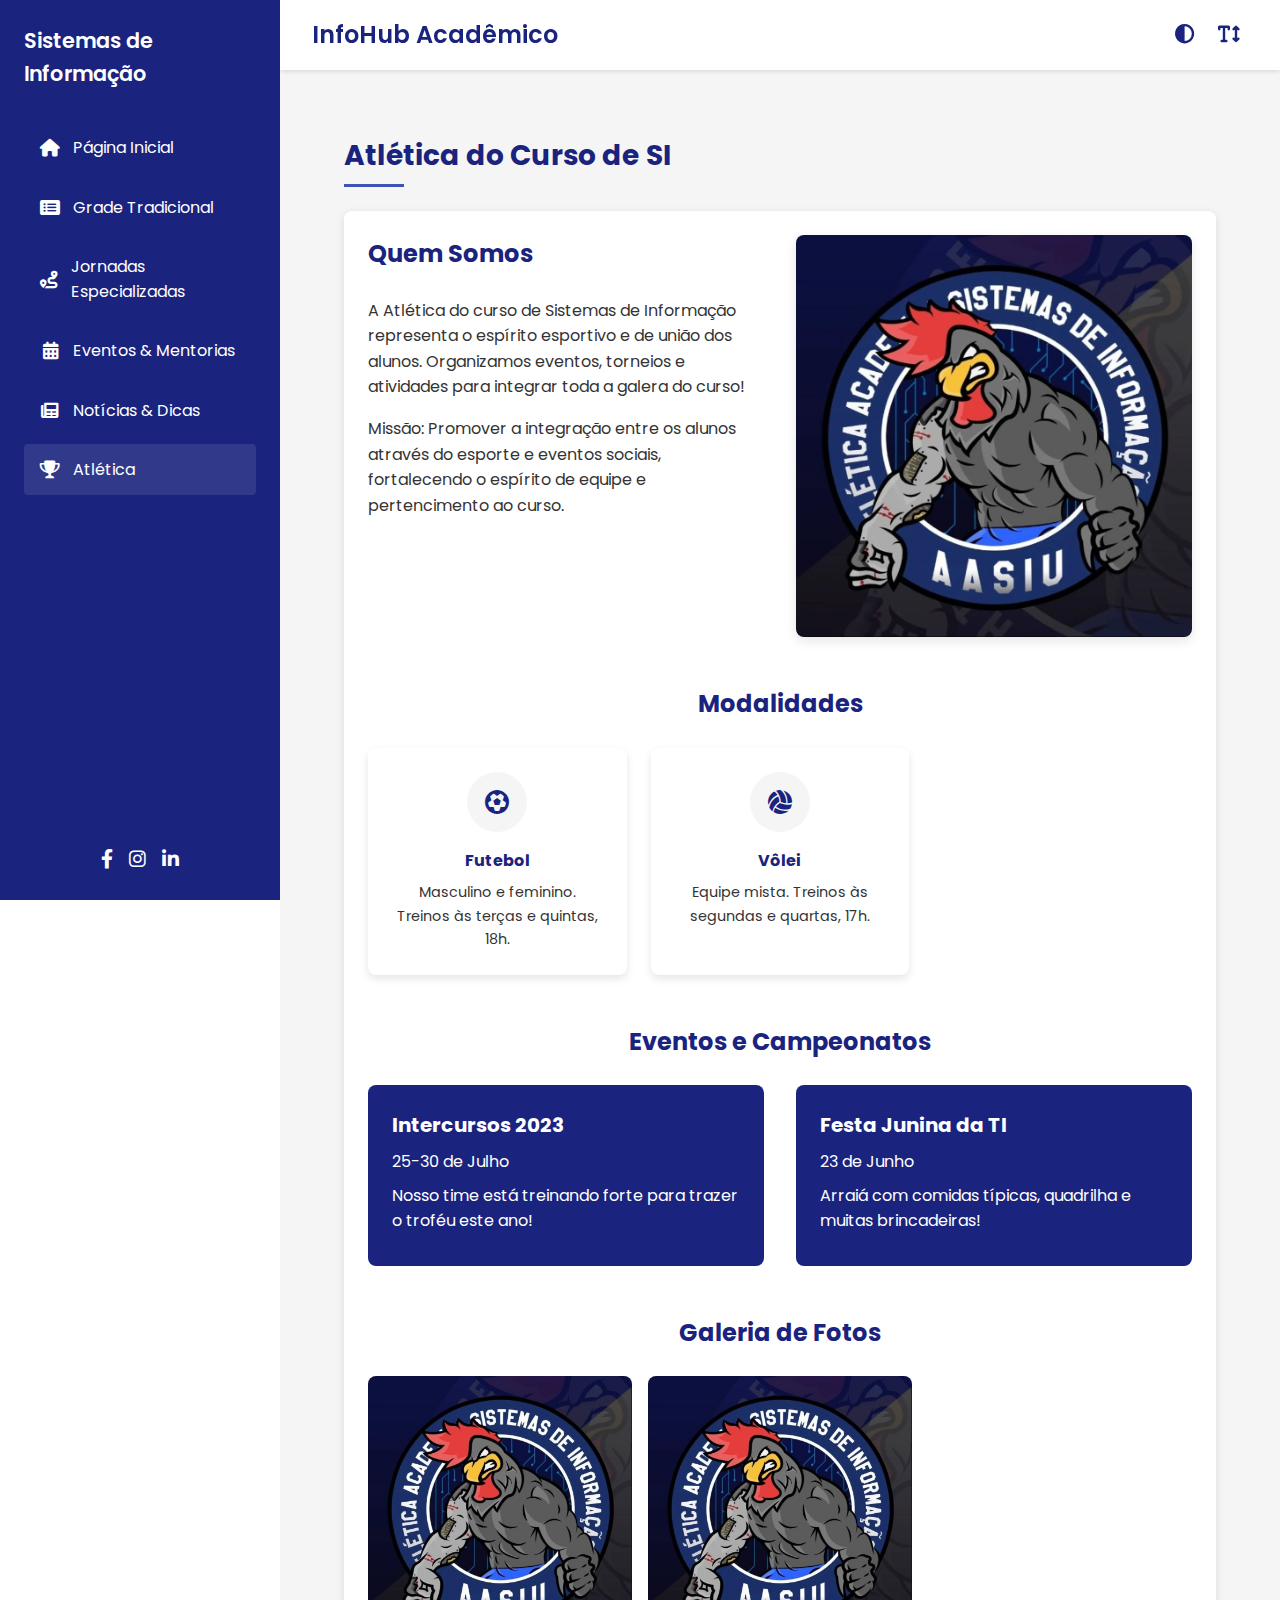
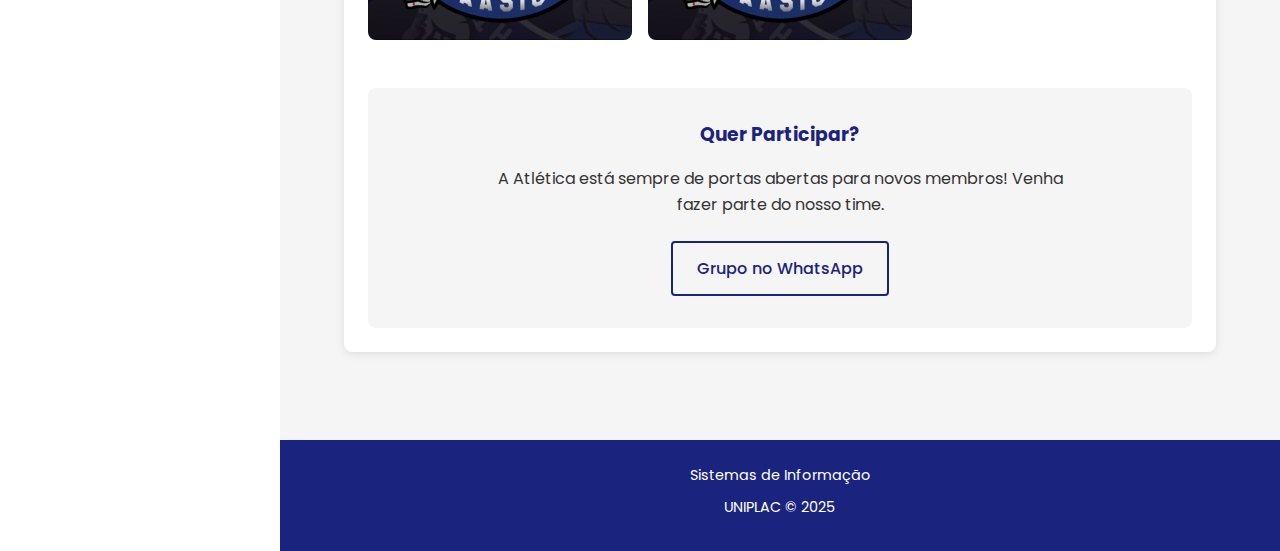
<file: atletica.html>
<!DOCTYPE html>
<html lang="pt-BR">
  <head>
    <meta charset="UTF-8" />
    <meta name="viewport" content="width=device-width, initial-scale=1.0" />
    <title>Portal do Curso de SI - Universidade</title>
    <link
      rel="stylesheet"
      href="https://fonts.googleapis.com/css2?family=Poppins:wght@300;400;500;600&family=Open+Sans:wght@400;600&display=swap"
    />
    <link
      rel="stylesheet"
      href="https://cdnjs.cloudflare.com/ajax/libs/font-awesome/6.0.0/css/all.min.css"
    />
    <link rel="stylesheet" href="css/style.css" />
    <link
      rel="stylesheet"
      href="css/acessibilidade.css"
      id="acessibilidade-css"
      disabled
    />
  </head>
  <body>
    <div class="layout-container">
      <!-- Sidebar -->
      <aside class="sidebar">
        <div class="sidebar-header">
          <h2><a href="index.html" style="color: inherit; text-decoration: none;">Sistemas de Informação</a></h2>
          <button class="sidebar-toggle" aria-label="Fechar menu">
            <i class="fas fa-times"></i>
          </button>
        </div>
        <nav class="sidebar-nav">
          <ul>
            <li>
              <a href="index.html" class="active"
                ><i class="fas fa-home"></i> Página Inicial</a
              >
            </li>
            <li>
              <a href="grade-tradicional.html"
                ><i class="fas fa-list-alt"></i> Grade Tradicional</a
              >
            </li>
            <li>
              <a href="jornadas-especializadas.html"
                ><i class="fas fa-route"></i> Jornadas Especializadas</a
              >
            </li>
            <li>
              <a href="eventos-mentorias.html"
                ><i class="fas fa-calendar-alt"></i> Eventos & Mentorias</a
              >
            </li>
            <li>
              <a href="noticias-dicas.html"
                ><i class="fas fa-newspaper"></i> Notícias & Dicas</a
              >
            </li>
            <li>
              <a href="atletica.html"><i class="fas fa-trophy"></i> Atlética</a>
            </li>
          </ul>
        </nav>
        <div class="sidebar-footer">
          <div class="social-links">
            <a href="#" aria-label="Facebook"
              ><i class="fab fa-facebook-f"></i
            ></a>
            <a href="#" aria-label="Instagram"
              ><i class="fab fa-instagram"></i
            ></a>
            <a href="#" aria-label="LinkedIn"
              ><i class="fab fa-linkedin-in"></i
            ></a>
          </div>
        </div>
      </aside>

      <!-- Conteúdo Principal -->
      <main class="main-content">
        <header class="page-header">
          <button class="sidebar-toggle-mobile" aria-label="Abrir menu">
            <i class="fas fa-bars"></i>
          </button>
          <h1><a href="index.html" style="color: inherit; text-decoration: none;">InfoHub Acadêmico</a></h1>
          <div class="accessibility-buttons">
            <button id="high-contrast" aria-label="Alto contraste">
              <i class="fas fa-adjust"></i>
            </button>
            <button id="increase-font" aria-label="Aumentar fonte">
              <i class="fas fa-text-height"></i>
            </button>
          </div>
        </header>

        <!-- O conteúdo específico de cada página será inserido aqui -->
        <div class="page-content">
          <div class="page-content">
            <section class="athletic">
              <h2 class="section-title">Atlética do Curso de SI</h2>

              <div class="card">
                <div class="about-athletic">
                  <div class="about-content">
                    <h3>Quem Somos</h3>
                    <p>
                      A Atlética do curso de Sistemas de Informação representa o
                      espírito esportivo e de união dos alunos. Organizamos
                      eventos, torneios e atividades para integrar toda a galera
                      do curso!
                    </p>
                    <p>
                      Missão: Promover a integração entre os alunos através do
                      esporte e eventos sociais, fortalecendo o espírito de
                      equipe e pertencimento ao curso.
                    </p>
                  </div>
                  <div class="about-image">
                    <img src="images/logo-atletica.png" alt="Logo Atlética" />
                  </div>
                </div>

                <div class="sports-section">
                  <h3>Modalidades</h3>
                  <div class="sports-grid">
                    <div class="sport-card">
                      <div class="sport-icon">
                        <i class="fas fa-futbol"></i>
                      </div>
                      <h4>Futebol</h4>
                      <p>
                        Masculino e feminino. Treinos às terças e quintas, 18h.
                      </p>
                    </div>

                    <div class="sport-card">
                      <div class="sport-icon">
                        <i class="fas fa-volleyball-ball"></i>
                      </div>
                      <h4>Vôlei</h4>
                      <p>Equipe mista. Treinos às segundas e quartas, 17h.</p>
                    </div>

                    <!-- Mais modalidades -->
                  </div>
                </div>

                <div class="events-section">
                  <h3>Eventos e Campeonatos</h3>
                  <div class="event-highlights">
                    <div class="event-highlight">
                      <h4>Intercursos 2023</h4>
                      <p>25-30 de Julho</p>
                      <p>
                        Nosso time está treinando forte para trazer o troféu
                        este ano!
                      </p>
                    </div>

                    <div class="event-highlight">
                      <h4>Festa Junina da TI</h4>
                      <p>23 de Junho</p>
                      <p>
                        Arraiá com comidas típicas, quadrilha e muitas
                        brincadeiras!
                      </p>
                    </div>
                  </div>
                </div>

                <div class="gallery-section">
                  <h3>Galeria de Fotos</h3>
                  <div class="gallery-grid">
                    <div class="gallery-item">
                      <img
                        src="images/logo-atletica.png"
                        alt="Time de futebol"
                      />
                    </div>
                    <div class="gallery-item">
                      <img
                        src="images/logo-atletica.png"
                        alt="Festa de integração"
                      />
                    </div>
                    <!-- Mais fotos -->
                  </div>
                </div>

                <div class="join-section">
                  <h3>Quer Participar?</h3>
                  <p>
                    A Atlética está sempre de portas abertas para novos membros!
                    Venha fazer parte do nosso time.
                  </p>
                  <div class="join-buttons">
                    <a href="#" class="btn btn-outline">Grupo no WhatsApp</a>
                  </div>
                </div>
              </div>
            </section>
          </div>
        </div>

        <footer class="page-footer">
          <div class="footer-content">
            <div class="footer-info">
              <p>Sistemas de Informação</p>
              <p>UNIPLAC © 2025</p>
            </div>
          </div>
        </footer>
      </main>
    </div>

    <script src="js/main.js"></script>
    <script src="js/acessibilidade.js"></script>
  </body>
</html>
</file>
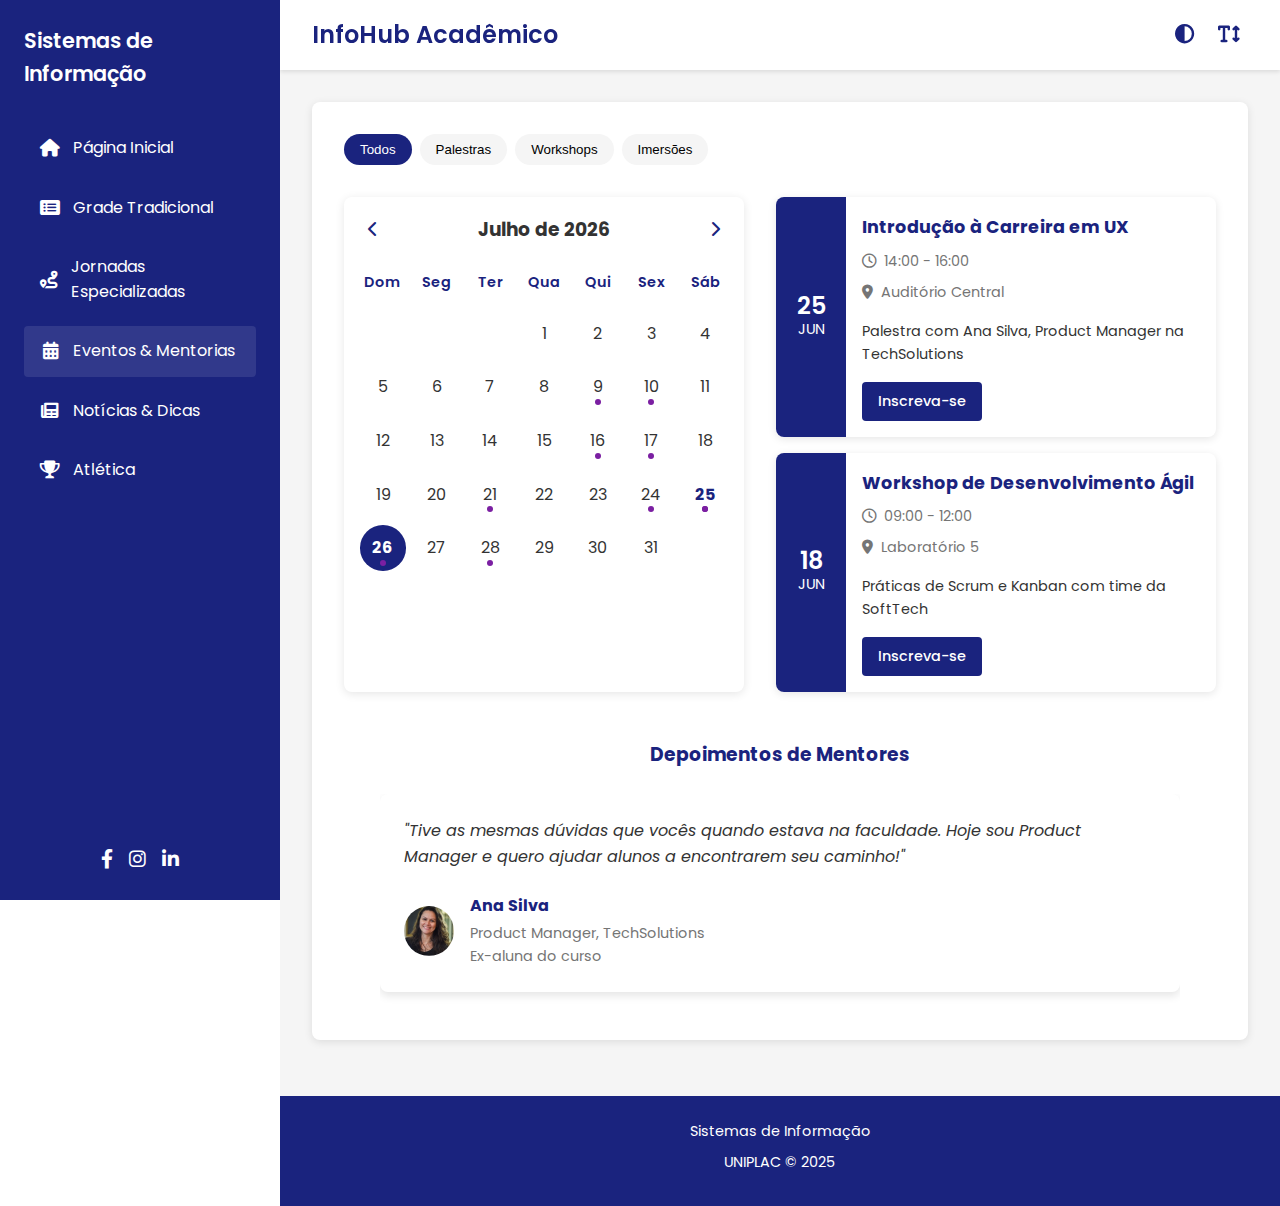
<file: eventos-mentorias.html>
<!DOCTYPE html>
<html lang="pt-BR">
  <head>
    <meta charset="UTF-8" />
    <meta name="viewport" content="width=device-width, initial-scale=1.0" />
    <title>Eventos & Mentorias | Portal do Curso de SI</title>
    <link
      rel="stylesheet"
      href="https://fonts.googleapis.com/css2?family=Poppins:wght@300;400;500;600&family=Open+Sans:wght@400;600&display=swap"
    />
    <link
      rel="stylesheet"
      href="https://cdnjs.cloudflare.com/ajax/libs/font-awesome/6.0.0/css/all.min.css"
    />
    <link rel="stylesheet" href="css/style.css" />
    <link
      rel="stylesheet"
      href="css/acessibilidade.css"
      id="acessibilidade-css"
      disabled
    />
  </head>
  <body>
    <div class="layout-container">
      <!-- Sidebar -->
      <aside class="sidebar">
        <div class="sidebar-header">
          <h2><a href="index.html" style="color: inherit; text-decoration: none;">Sistemas de Informação</a></h2>
          <button class="sidebar-toggle" aria-label="Fechar menu">
            <i class="fas fa-times"></i>
          </button>
        </div>
        <nav class="sidebar-nav">
          <ul>
            <li>
              <a href="index.html"><i class="fas fa-home"></i> Página Inicial</a>
            </li>
            <li>
              <a href="grade-tradicional.html"
                ><i class="fas fa-list-alt"></i> Grade Tradicional</a
              >
            </li>
            <li>
              <a href="jornadas-especializadas.html"
                ><i class="fas fa-route"></i> Jornadas Especializadas</a
              >
            </li>
            <li>
              <a href="eventos-mentorias.html" class="active"
                ><i class="fas fa-calendar-alt"></i> Eventos & Mentorias</a
              >
            </li>
            <li>
              <a href="noticias-dicas.html"
                ><i class="fas fa-newspaper"></i> Notícias & Dicas</a
              >
            </li>
            <li>
              <a href="atletica.html"><i class="fas fa-trophy"></i> Atlética</a>
            </li>
          </ul>
        </nav>
        <div class="sidebar-footer">
          <div class="social-links">
            <a href="#" aria-label="Facebook"
              ><i class="fab fa-facebook-f"></i
            ></a>
            <a href="#" aria-label="Instagram"
              ><i class="fab fa-instagram"></i
            ></a>
            <a href="#" aria-label="LinkedIn"
              ><i class="fab fa-linkedin-in"></i
            ></a>
          </div>
        </div>
      </aside>

      <!-- Conteúdo Principal -->
      <main class="main-content">
        <header class="page-header">
          <button class="sidebar-toggle-mobile" aria-label="Abrir menu">
            <i class="fas fa-bars"></i>
          </button>
          <h1><a href="index.html" style="color: inherit; text-decoration: none;">InfoHub Acadêmico</a></h1>
          <div class="accessibility-buttons">
            <button id="high-contrast" aria-label="Alto contraste">
              <i class="fas fa-adjust"></i>
            </button>
            <button id="increase-font" aria-label="Aumentar fonte">
              <i class="fas fa-text-height"></i>
            </button>
          </div>
        </header>

        <div class="page-content">
          <section class="events-mentorships">
            <div class="card">
              <div class="filters">
                <button class="filter-btn active" data-filter="all">
                  Todos
                </button>
                <button class="filter-btn" data-filter="palestra">
                  Palestras
                </button>
                <button class="filter-btn" data-filter="workshop">
                  Workshops
                </button>
                <button class="filter-btn" data-filter="imersao">
                  Imersões
                </button>
              </div>

              <div class="calendar-container">
                <div class="calendar">
                  <div class="calendar-header">
                    <button class="calendar-nav" id="prev-month">
                      <i class="fas fa-chevron-left"></i>
                    </button>
                    <h3 id="current-month">Junho 2025</h3>
                    <button class="calendar-nav" id="next-month">
                      <i class="fas fa-chevron-right"></i>
                    </button>
                  </div>
                  <div class="calendar-grid" id="calendar-grid">
                    <!-- Dias da semana -->
                    <div class="calendar-day-header">Dom</div>
                    <div class="calendar-day-header">Seg</div>
                    <div class="calendar-day-header">Ter</div>
                    <div class="calendar-day-header">Qua</div>
                    <div class="calendar-day-header">Qui</div>
                    <div class="calendar-day-header">Sex</div>
                    <div class="calendar-day-header">Sáb</div>
                    
                    <!-- Dias do mês -->
                    <!-- Semana 1 -->
                    <div class="calendar-day">1</div>
                    <div class="calendar-day">2</div>
                    <div class="calendar-day">3</div>
                    <div class="calendar-day">4</div>
                    <div class="calendar-day">5</div>
                    <div class="calendar-day">6</div>
                    <div class="calendar-day">7</div>
                    
                    <!-- Semana 2 -->
                    <div class="calendar-day">8</div>
                    <div class="calendar-day">9</div>
                    <div class="calendar-day">10</div>
                    <div class="calendar-day">11</div>
                    <div class="calendar-day">12</div>
                    <div class="calendar-day">13</div>
                    <div class="calendar-day">14</div>
                    
                    <!-- Semana 3 -->
                    <div class="calendar-day">15</div>
                    <div class="calendar-day">16</div>
                    <div class="calendar-day">17</div>
                    <div class="calendar-day">18</div>
                    <div class="calendar-day">19</div>
                    <div class="calendar-day">20</div>
                    <div class="calendar-day">21</div>
                    
                    <!-- Semana 4 -->
                    <div class="calendar-day">22</div>
                    <div class="calendar-day">23</div>
                    <div class="calendar-day">24</div>
                    <div class="calendar-day">25</div>
                    <div class="calendar-day">26</div>
                    <div class="calendar-day">27</div>
                    <div class="calendar-day">28</div>
                    
                    <!-- Semana 5 -->
                    <div class="calendar-day">29</div>
                    <div class="calendar-day">30</div>
                    <div class="calendar-day empty"></div>
                    <div class="calendar-day empty"></div>
                    <div class="calendar-day empty"></div>
                    <div class="calendar-day empty"></div>
                    <div class="calendar-day empty"></div>
                  </div>
                </div>

                <div class="events-list">
                  <div class="event-card" data-type="palestra" data-date="2025-06-25">
                    <div class="event-date">
                      <span class="event-day">25</span>
                      <span class="event-month">Jun</span>
                    </div>
                    <div class="event-info">
                      <h3>Introdução à Carreira em UX</h3>
                      <p class="event-time">
                        <i class="far fa-clock"></i> 14:00 - 16:00
                      </p>
                      <p class="event-location">
                        <i class="fas fa-map-marker-alt"></i> Auditório Central
                      </p>
                      <p class="event-description">
                        Palestra com Ana Silva, Product Manager na TechSolutions
                      </p>
                      <a href="#" class="btn btn-small">Inscreva-se</a>
                    </div>
                  </div>

                  <div class="event-card" data-type="workshop" data-date="2025-06-18">
                    <div class="event-date">
                      <span class="event-day">18</span>
                      <span class="event-month">Jun</span>
                    </div>
                    <div class="event-info">
                      <h3>Workshop de Desenvolvimento Ágil</h3>
                      <p class="event-time">
                        <i class="far fa-clock"></i> 09:00 - 12:00
                      </p>
                      <p class="event-location">
                        <i class="fas fa-map-marker-alt"></i> Laboratório 5
                      </p>
                      <p class="event-description">
                        Práticas de Scrum e Kanban com time da SoftTech
                      </p>
                      <a href="#" class="btn btn-small">Inscreva-se</a>
                    </div>
                  </div>
                </div>
              </div>

              <div class="testimonials">
                <h3>Depoimentos de Mentores</h3>
                <div class="testimonial-slider">
                  <div class="testimonial">
                    <div class="testimonial-content">
                      <p>
                        "Tive as mesmas dúvidas que vocês quando estava na
                        faculdade. Hoje sou Product Manager e quero ajudar
                        alunos a encontrarem seu caminho!"
                      </p>
                    </div>
                    <div class="testimonial-author">
                      <img src="images/mentor-ana.jpg" alt="Ana Silva" />
                      <div>
                        <h4>Ana Silva</h4>
                        <p>Product Manager, TechSolutions</p>
                        <p>Ex-aluna do curso</p>
                      </div>
                    </div>
                  </div>

                </div>
              </div>
            </div>
          </section>
        </div>

        <footer class="page-footer">
          <div class="footer-content">
            <div class="footer-info">
              <p>Sistemas de Informação</p>
              <p>UNIPLAC © 2025</p>
            </div>
          </div>
        </footer>
      </main>
    </div>

    <script src="js/main.js"></script>
    <script src="js/acessibilidade.js"></script>
    <script>
      // Script para marcar o dia 25 como tendo evento
      document.addEventListener('DOMContentLoaded', function() {
        const days = document.querySelectorAll('.calendar-day');
        days.forEach(day => {
          if (day.textContent === '25') {
            day.classList.add('has-event');
            day.innerHTML = '<span>25</span><div class="event-dot"></div>';
          }
        });
        
        // Filtros de eventos
        const filterBtns = document.querySelectorAll('.filter-btn');
        const eventCards = document.querySelectorAll('.event-card');
        
        filterBtns.forEach(btn => {
          btn.addEventListener('click', function() {
            const filter = this.dataset.filter;
            
            filterBtns.forEach(b => b.classList.remove('active'));
            this.classList.add('active');
            
            eventCards.forEach(card => {
              if (filter === 'all' || card.dataset.type === filter) {
                card.style.display = 'flex';
              } else {
                card.style.display = 'none';
              }
            });
          });
        });
      });
    </script>
  </body>
</html>
</file>
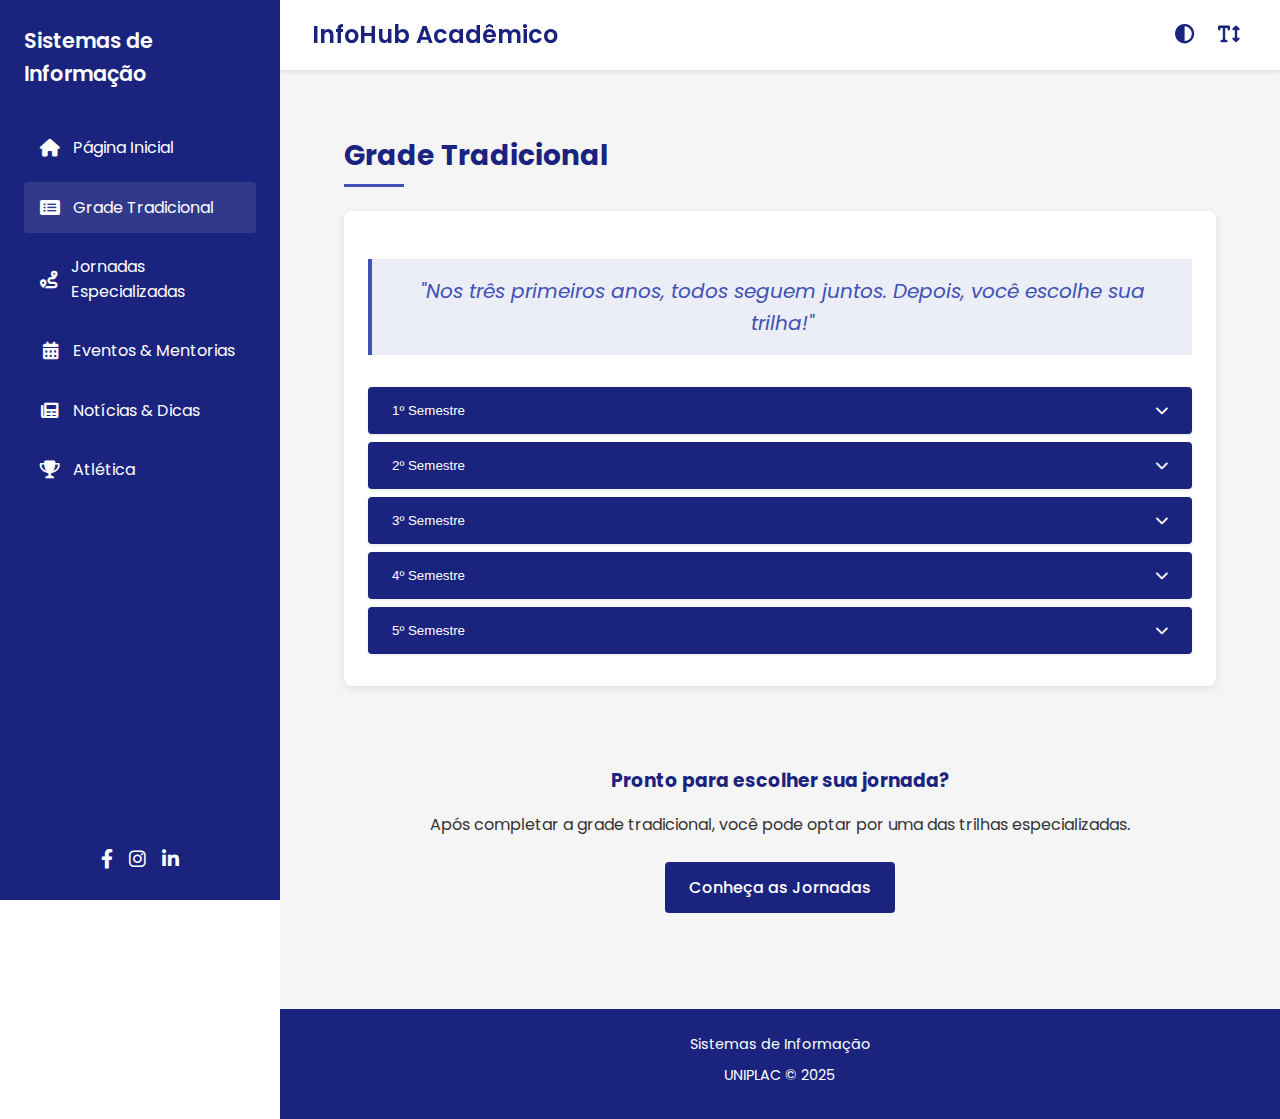
<file: grade-tradicional.html>
<!DOCTYPE html>
<html lang="pt-BR">
  <head>
    <meta charset="UTF-8" />
    <meta name="viewport" content="width=device-width, initial-scale=1.0" />
    <title>Portal do Curso de SI - Universidade</title>
    <link
      rel="stylesheet"
      href="https://fonts.googleapis.com/css2?family=Poppins:wght@300;400;500;600&family=Open+Sans:wght@400;600&display=swap"
    />
    <link
      rel="stylesheet"
      href="https://cdnjs.cloudflare.com/ajax/libs/font-awesome/6.0.0/css/all.min.css"
    />
    <link rel="stylesheet" href="css/style.css" />
    <link
      rel="stylesheet"
      href="css/acessibilidade.css"
      id="acessibilidade-css"
      disabled
    />
  </head>
  <body>
    <div class="layout-container">
      <!-- Sidebar -->
      <aside class="sidebar">
        <div class="sidebar-header">
          <h2><a href="index.html" style="color: inherit; text-decoration: none;">Sistemas de Informação</a></h2>
          <button class="sidebar-toggle" aria-label="Fechar menu">
            <i class="fas fa-times"></i>
          </button>
        </div>
        <nav class="sidebar-nav">
          <ul>
            <li>
              <a href="index.html" class="active"
                ><i class="fas fa-home"></i> Página Inicial</a
              >
            </li>
            <li>
              <a href="grade-tradicional.html"
                ><i class="fas fa-list-alt"></i> Grade Tradicional</a
              >
            </li>
            <li>
              <a href="jornadas-especializadas.html"
                ><i class="fas fa-route"></i> Jornadas Especializadas</a
              >
            </li>
            <li>
              <a href="eventos-mentorias.html"
                ><i class="fas fa-calendar-alt"></i> Eventos & Mentorias</a
              >
            </li>
            <li>
              <a href="noticias-dicas.html"
                ><i class="fas fa-newspaper"></i> Notícias & Dicas</a
              >
            </li>
            <li>
              <a href="atletica.html"><i class="fas fa-trophy"></i> Atlética</a>
            </li>
          </ul>
        </nav>
        <div class="sidebar-footer">
          <div class="social-links">
            <a href="#" aria-label="Facebook"
              ><i class="fab fa-facebook-f"></i
            ></a>
            <a href="#" aria-label="Instagram"
              ><i class="fab fa-instagram"></i
            ></a>
            <a href="#" aria-label="LinkedIn"
              ><i class="fab fa-linkedin-in"></i
            ></a>
          </div>
        </div>
      </aside>

      <!-- Conteúdo Principal -->
      <main class="main-content">
        <header class="page-header">
          <button class="sidebar-toggle-mobile" aria-label="Abrir menu">
            <i class="fas fa-bars"></i>
          </button>
          <h1><a href="index.html" style="color: inherit; text-decoration: none;">InfoHub Acadêmico</a></h1>
          <div class="accessibility-buttons">
            <button id="high-contrast" aria-label="Alto contraste">
              <i class="fas fa-adjust"></i>
            </button>
            <button id="increase-font" aria-label="Aumentar fonte">
              <i class="fas fa-text-height"></i>
            </button>
          </div>
        </header>

        <!-- O conteúdo específico de cada página será inserido aqui -->
        <div class="page-content">
          <div class="page-content">
            <section class="traditional-grade">
              <h2 class="section-title">Grade Tradicional</h2>

              <div class="card">
                <p class="highlight-quote">
                  "Nos três primeiros anos, todos seguem juntos. Depois, você
                  escolhe sua trilha!"
                </p>

                <div class="accordion-container">
                  <div class="accordion-item">
                    <button class="accordion-header">
                      <span>1º Semestre</span>
                      <i class="fas fa-chevron-down"></i>
                    </button>
                    <div class="accordion-content">
                      <ul>
                        <li><strong>Algoritmos</strong> 80h</li>
                        <li>
                          <strong>Arquitetura de Computadores</strong> 80h
                        </li>
                        <li>
                          <strong>Introdução ao Desenvolvimento Web</strong> 80h
                        </li>
                        <li>
                          <strong
                            >Tecnologias da Informação e Comunicação -
                            EAD</strong
                          >
                          80h
                        </li>
                      </ul>
                    </div>
                  </div>

                  <div class="accordion-item">
                    <button class="accordion-header">
                      <span>2º Semestre</span>
                      <i class="fas fa-chevron-down"></i>
                    </button>
                    <div class="accordion-content">
                      <ul>
                        <li><strong>Banco de Dados</strong> 80h</li>
                        <li><strong>Práticas Extensionistas</strong> 40h</li>
                        <li><strong>Sociedade da Informação</strong> 80h</li>
                        <li><strong>Técnicas de Programação</strong> 80h</li>
                        <li>
                          <strong>Cultura, Diferença e Cidadania - EAD</strong>
                          80h
                        </li>
                      </ul>
                    </div>
                  </div>

                  <div class="accordion-item">
                    <button class="accordion-header">
                      <span>3º Semestre</span>
                      <i class="fas fa-chevron-down"></i>
                    </button>
                    <div class="accordion-content">
                      <ul>
                        <li><strong>Desenvolvimento de Sistemas I</strong> 80h</li>
                        <li><strong>Fundamentos de Sistemas de Informação</strong> 40h</li>
                        <li><strong>Gestão da Inovação</strong> 40h</li>
                        <li><strong>Práticas Extensionistas</strong> 40h</li>
                        <li>
                          <strong>User Experience</strong>
                          80h
                        </li>
                        <li><strong>Língua Portuguesa - EAD</strong> 40h</li>
                      </ul>
                    </div>
                  </div>

                   <div class="accordion-item">
                    <button class="accordion-header">
                      <span>4º Semestre</span>
                      <i class="fas fa-chevron-down"></i>
                    </button>
                    <div class="accordion-content">
                      <ul>
                        <li><strong>Desenvolvimento de Sistemas II</strong> 80h</li>
                        <li><strong>Engenharia de Software</strong> 80h</li>
                        <li><strong>Governança de TI I</strong> 80h</li>
                        <li><strong>Práticas Extensionistas</strong> 40h</li>
                        <li>
                          <strong>Iniciação à Pesquisa Científica - EAD</strong>
                          80h
                        </li>
                      </ul>
                    </div>
                  </div>

                  <div class="accordion-item">
                    <button class="accordion-header">
                      <span>5º Semestre</span>
                      <i class="fas fa-chevron-down"></i>
                    </button>
                    <div class="accordion-content">
                      <ul>
                        <li><strong>Desenvolvimento Web</strong> 80h</li>
                        <li><strong>Governança de TI II</strong> 80h</li>
                        <li><strong>Marketing Digital</strong> 80h</li>
                        <li><strong>Pesquisa Operacional</strong> 40h</li>
                        <li><strong>Práticas Extensionistas</strong> 40h</li>
                        <li><strong>Ambiente e Desenvolvimento Sustentável</strong> 80h</li>
                      </ul>
                    </div>
                  </div>
                </div>
              </div>

              <div class="next-steps">
                <h3>Pronto para escolher sua jornada?</h3>
                <p>
                  Após completar a grade tradicional, você pode optar por uma
                  das trilhas especializadas.
                </p>
                <a href="jornadas-especializadas.html" class="btn"
                  >Conheça as Jornadas</a
                >
              </div>
            </section>
          </div>
        </div>

        <footer class="page-footer">
          <div class="footer-content">
            <div class="footer-info">
              <p>Sistemas de Informação</p>
              <p>UNIPLAC © 2025</p>
            </div>
          </div>
        </footer>
      </main>
    </div>

    <script src="js/main.js"></script>
    <script src="js/acessibilidade.js"></script>
  </body>
</html>
</file>
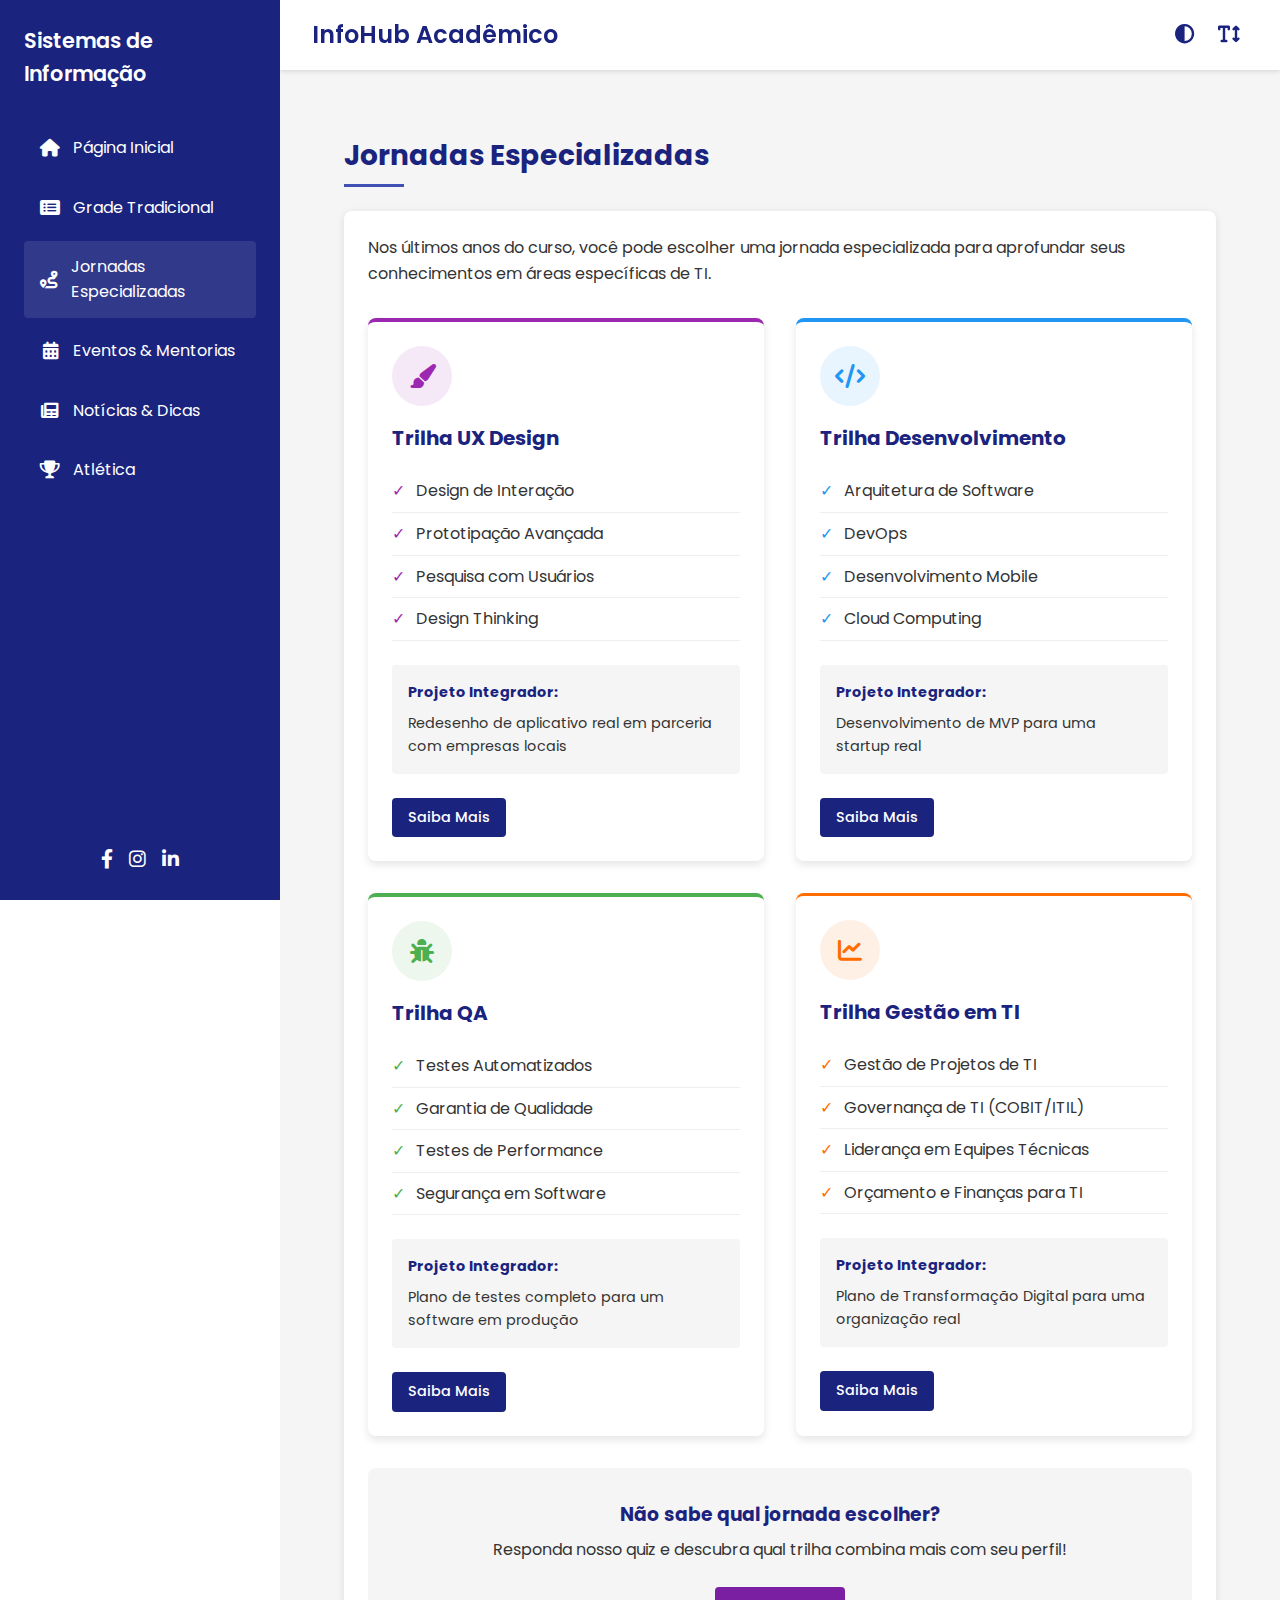
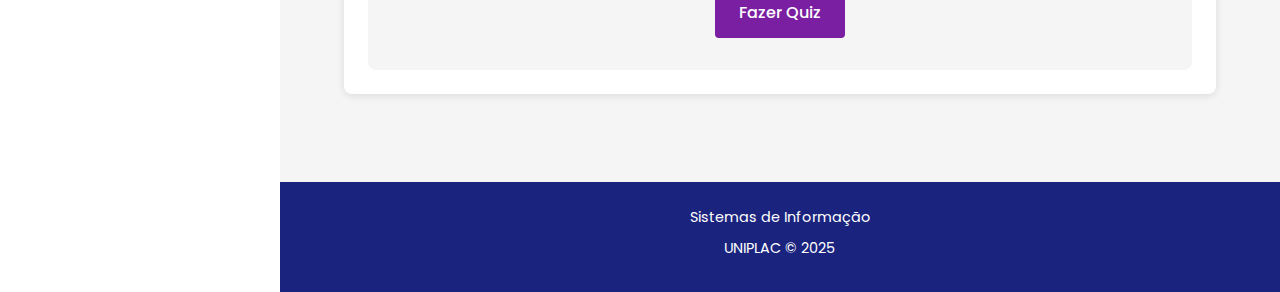
<file: jornadas-especializadas.html>
<!DOCTYPE html>
<html lang="pt-BR">
  <head>
    <meta charset="UTF-8" />
    <meta name="viewport" content="width=device-width, initial-scale=1.0" />
    <title>Portal do Curso de SI - Universidade</title>
    <link
      rel="stylesheet"
      href="https://fonts.googleapis.com/css2?family=Poppins:wght@300;400;500;600&family=Open+Sans:wght@400;600&display=swap"
    />
    <link
      rel="stylesheet"
      href="https://cdnjs.cloudflare.com/ajax/libs/font-awesome/6.0.0/css/all.min.css"
    />
    <link rel="stylesheet" href="css/style.css" />
    <link
      rel="stylesheet"
      href="css/acessibilidade.css"
      id="acessibilidade-css"
      disabled
    />
  </head>
  <body>
    <div class="layout-container">
      <!-- Sidebar -->
      <aside class="sidebar">
        <div class="sidebar-header">
          <h2><a href="index.html" style="color: inherit; text-decoration: none;">Sistemas de Informação</a></h2>
          <button class="sidebar-toggle" aria-label="Fechar menu">
            <i class="fas fa-times"></i>
          </button>
        </div>
        <nav class="sidebar-nav">
          <ul>
            <li>
              <a href="index.html" class="active"
                ><i class="fas fa-home"></i> Página Inicial</a
              >
            </li>
            <li>
              <a href="grade-tradicional.html"
                ><i class="fas fa-list-alt"></i> Grade Tradicional</a
              >
            </li>
            <li>
              <a href="jornadas-especializadas.html"
                ><i class="fas fa-route"></i> Jornadas Especializadas</a
              >
            </li>
            <li>
              <a href="eventos-mentorias.html"
                ><i class="fas fa-calendar-alt"></i> Eventos & Mentorias</a
              >
            </li>
            <li>
              <a href="noticias-dicas.html"
                ><i class="fas fa-newspaper"></i> Notícias & Dicas</a
              >
            </li>
            <li>
              <a href="atletica.html"><i class="fas fa-trophy"></i> Atlética</a>
            </li>
          </ul>
        </nav>
        <div class="sidebar-footer">
          <div class="social-links">
            <a href="#" aria-label="Facebook"
              ><i class="fab fa-facebook-f"></i
            ></a>
            <a href="#" aria-label="Instagram"
              ><i class="fab fa-instagram"></i
            ></a>
            <a href="#" aria-label="LinkedIn"
              ><i class="fab fa-linkedin-in"></i
            ></a>
          </div>
        </div>
      </aside>

      <!-- Conteúdo Principal -->
      <main class="main-content">
        <header class="page-header">
          <button class="sidebar-toggle-mobile" aria-label="Abrir menu">
            <i class="fas fa-bars"></i>
          </button>
          <h1><a href="index.html" style="color: inherit; text-decoration: none;">InfoHub Acadêmico</a></h1>
          <div class="accessibility-buttons">
            <button id="high-contrast" aria-label="Alto contraste">
              <i class="fas fa-adjust"></i>
            </button>
            <button id="increase-font" aria-label="Aumentar fonte">
              <i class="fas fa-text-height"></i>
            </button>
          </div>
        </header>

        <!-- O conteúdo específico de cada página será inserido aqui -->
        <div class="page-content">
          <div class="page-content">
            <section class="specialized-journeys">
              <h2 class="section-title">Jornadas Especializadas</h2>

              <div class="card">
                <p>
                  Nos últimos anos do curso, você pode escolher uma jornada
                  especializada para aprofundar seus conhecimentos em áreas
                  específicas de TI.
                </p>

 <div class="journey-cards">
    <!-- Trilha UX Design -->
    <div class="journey-card ux-track">
        <div class="journey-icon">
            <i class="fas fa-paint-brush"></i>
        </div>
        <h3>Trilha UX Design</h3>
        <ul class="journey-disciplines">
            <li>Design de Interação</li>
            <li>Prototipação Avançada</li>
            <li>Pesquisa com Usuários</li>
            <li>Design Thinking</li>
        </ul>
        <div class="journey-project">
            <h4>Projeto Integrador:</h4>
            <p>Redesenho de aplicativo real em parceria com empresas locais</p>
        </div>
        <a href="#" class="btn btn-small">Saiba Mais</a>
    </div>

    <!-- Trilha Desenvolvimento -->
    <div class="journey-card dev-track">
        <div class="journey-icon">
            <i class="fas fa-code"></i>
        </div>
        <h3>Trilha Desenvolvimento</h3>
        <ul class="journey-disciplines">
            <li>Arquitetura de Software</li>
            <li>DevOps</li>
            <li>Desenvolvimento Mobile</li>
            <li>Cloud Computing</li>
        </ul>
        <div class="journey-project">
            <h4>Projeto Integrador:</h4>
            <p>Desenvolvimento de MVP para uma startup real</p>
        </div>
        <a href="#" class="btn btn-small">Saiba Mais</a>
    </div>

    <!-- Trilha QA -->
    <div class="journey-card qa-track">
        <div class="journey-icon">
            <i class="fas fa-bug"></i>
        </div>
        <h3>Trilha QA</h3>
        <ul class="journey-disciplines">
            <li>Testes Automatizados</li>
            <li>Garantia de Qualidade</li>
            <li>Testes de Performance</li>
            <li>Segurança em Software</li>
        </ul>
        <div class="journey-project">
            <h4>Projeto Integrador:</h4>
            <p>Plano de testes completo para um software em produção</p>
        </div>
        <a href="#" class="btn btn-small">Saiba Mais</a>
    </div>

    <!-- Trilha Gestão em TI -->
    <div class="journey-card management-track">
        <div class="journey-icon">
            <i class="fas fa-chart-line"></i>
        </div>
        <h3>Trilha Gestão em TI</h3>
        <ul class="journey-disciplines">
            <li>Gestão de Projetos de TI</li>
            <li>Governança de TI (COBIT/ITIL)</li>
            <li>Liderança em Equipes Técnicas</li>
            <li>Orçamento e Finanças para TI</li>
        </ul>
        <div class="journey-project">
            <h4>Projeto Integrador:</h4>
            <p>Plano de Transformação Digital para uma organização real</p>
        </div>
        <a href="#" class="btn btn-small">Saiba Mais</a>
    </div>
</div>

                <div class="journey-cta">
                  <h3>Não sabe qual jornada escolher?</h3>
                  <p>
                    Responda nosso quiz e descubra qual trilha combina mais com
                    seu perfil!
                  </p>
                  <a href="quiz-jornada.html" class="btn btn-secondary"
                    >Fazer Quiz</a
                  >
                </div>
              </div>
            </section>
          </div>
        </div>

        <footer class="page-footer">
          <div class="footer-content">
            <div class="footer-info">
              <p>Sistemas de Informação</p>
              <p>UNIPLAC © 2025</p>
            </div>
          </div>
        </footer>
      </main>
    </div>

    <script src="js/main.js"></script>
    <script src="js/acessibilidade.js"></script>
  </body>
</html>
</file>
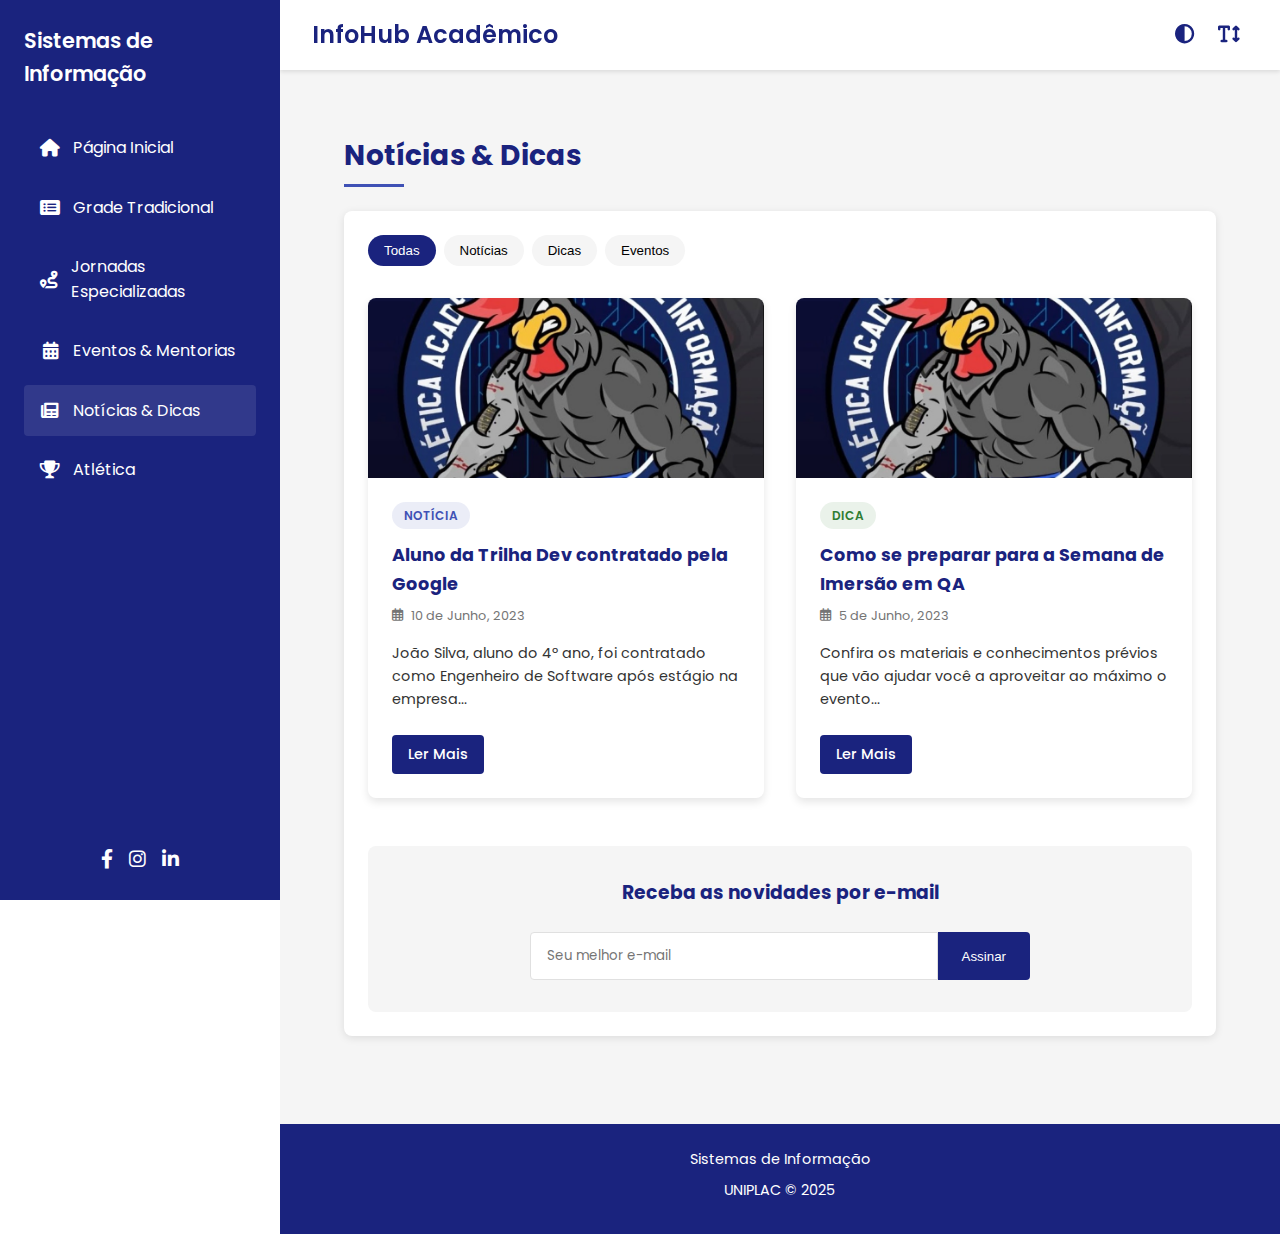
<file: noticias-dicas.html>
<!DOCTYPE html>
<html lang="pt-BR">
  <head>
    <meta charset="UTF-8" />
    <meta name="viewport" content="width=device-width, initial-scale=1.0" />
    <title>Portal do Curso de SI - Universidade</title>
    <link
      rel="stylesheet"
      href="https://fonts.googleapis.com/css2?family=Poppins:wght@300;400;500;600&family=Open+Sans:wght@400;600&display=swap"
    />
    <link
      rel="stylesheet"
      href="https://cdnjs.cloudflare.com/ajax/libs/font-awesome/6.0.0/css/all.min.css"
    />
    <link rel="stylesheet" href="css/style.css" />
    <link
      rel="stylesheet"
      href="css/acessibilidade.css"
      id="acessibilidade-css"
      disabled
    />
  </head>
  <body>
    <div class="layout-container">
      <!-- Sidebar -->
      <aside class="sidebar">
        <div class="sidebar-header">
          <h2><a href="index.html" style="color: inherit; text-decoration: none;">Sistemas de Informação</a></h2>
          <button class="sidebar-toggle" aria-label="Fechar menu">
            <i class="fas fa-times"></i>
          </button>
        </div>
        <nav class="sidebar-nav">
          <ul>
            <li>
              <a href="index.html" class="active"
                ><i class="fas fa-home"></i> Página Inicial</a
              >
            </li>
            <li>
              <a href="grade-tradicional.html"
                ><i class="fas fa-list-alt"></i> Grade Tradicional</a
              >
            </li>
            <li>
              <a href="jornadas-especializadas.html"
                ><i class="fas fa-route"></i> Jornadas Especializadas</a
              >
            </li>
            <li>
              <a href="eventos-mentorias.html"
                ><i class="fas fa-calendar-alt"></i> Eventos & Mentorias</a
              >
            </li>
            <li>
              <a href="noticias-dicas.html"
                ><i class="fas fa-newspaper"></i> Notícias & Dicas</a
              >
            </li>
            <li>
              <a href="atletica.html"><i class="fas fa-trophy"></i> Atlética</a>
            </li>
          </ul>
        </nav>
        <div class="sidebar-footer">
          <div class="social-links">
            <a href="#" aria-label="Facebook"
              ><i class="fab fa-facebook-f"></i
            ></a>
            <a href="#" aria-label="Instagram"
              ><i class="fab fa-instagram"></i
            ></a>
            <a href="#" aria-label="LinkedIn"
              ><i class="fab fa-linkedin-in"></i
            ></a>
          </div>
        </div>
      </aside>

      <!-- Conteúdo Principal -->
      <main class="main-content">
        <header class="page-header">
          <button class="sidebar-toggle-mobile" aria-label="Abrir menu">
            <i class="fas fa-bars"></i>
          </button>
          <h1><a href="index.html" style="color: inherit; text-decoration: none;">InfoHub Acadêmico</a></h1>
          <div class="accessibility-buttons">
            <button id="high-contrast" aria-label="Alto contraste">
              <i class="fas fa-adjust"></i>
            </button>
            <button id="increase-font" aria-label="Aumentar fonte">
              <i class="fas fa-text-height"></i>
            </button>
          </div>
        </header>

        <!-- O conteúdo específico de cada página será inserido aqui -->
        <div class="page-content">
          <div class="page-content">
            <section class="news-tips">
              <h2 class="section-title">Notícias & Dicas</h2>

              <div class="card">
                <div class="news-filters">
                  <button class="filter-btn active" data-filter="all">
                    Todas
                  </button>
                  <button class="filter-btn" data-filter="noticia">
                    Notícias
                  </button>
                  <button class="filter-btn" data-filter="dica">Dicas</button>
                  <button class="filter-btn" data-filter="evento">
                    Eventos
                  </button>
                </div>

                <div class="news-grid">
                  <article class="news-card" data-category="noticia">
                    <div class="news-image">
                      <img
                        src="images/logo-atletica.png"
                        alt="Aluno contratado pela Google"
                      />
                    </div>
                    <div class="news-content">
                      <span class="news-category">Notícia</span>
                      <h3>Aluno da Trilha Dev contratado pela Google</h3>
                      <p class="news-date">
                        <i class="far fa-calendar-alt"></i> 10 de Junho, 2023
                      </p>
                      <p class="news-excerpt">
                        João Silva, aluno do 4º ano, foi contratado como
                        Engenheiro de Software após estágio na empresa...
                      </p>
                      <a href="#" class="btn btn-small">Ler Mais</a>
                    </div>
                  </article>

                  <article class="news-card" data-category="dica">
                    <div class="news-image">
                      <img
                        src="images/logo-atletica.png"
                        alt="Dicas de estudo"
                      />
                    </div>
                    <div class="news-content">
                      <span class="news-category">Dica</span>
                      <h3>Como se preparar para a Semana de Imersão em QA</h3>
                      <p class="news-date">
                        <i class="far fa-calendar-alt"></i> 5 de Junho, 2023
                      </p>
                      <p class="news-excerpt">
                        Confira os materiais e conhecimentos prévios que vão
                        ajudar você a aproveitar ao máximo o evento...
                      </p>
                      <a href="#" class="btn btn-small">Ler Mais</a>
                    </div>
                  </article>

                  <!-- Mais notícias -->
                </div>

                <div class="newsletter">
                  <h3>Receba as novidades por e-mail</h3>
                  <form class="newsletter-form">
                    <input
                      type="email"
                      placeholder="Seu melhor e-mail"
                      required
                    />
                    <button type="submit" class="btn">Assinar</button>
                  </form>
                </div>
              </div>
            </section>
          </div>
        </div>

        <footer class="page-footer">
          <div class="footer-content">
            <div class="footer-info">
              <p>Sistemas de Informação</p>
              <p>UNIPLAC © 2025</p>
            </div>
          </div>
        </footer>
      </main>
    </div>

    <script src="js/main.js"></script>
    <script src="js/acessibilidade.js"></script>
  </body>
</html>
</file>
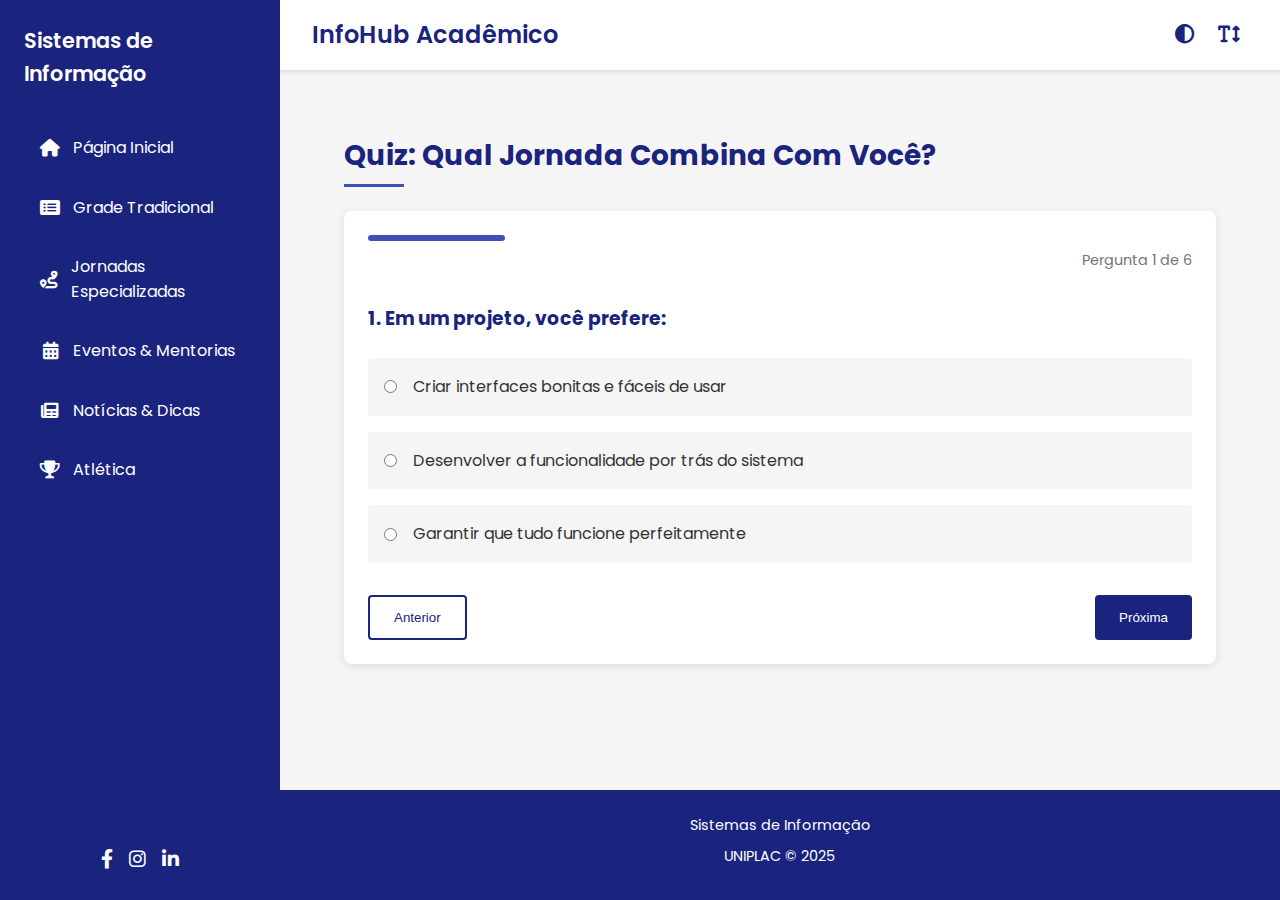
<file: quiz-jornada.html>
<!DOCTYPE html>
<html lang="pt-BR">
  <head>
    <meta charset="UTF-8" />
    <meta name="viewport" content="width=device-width, initial-scale=1.0" />
    <title>Portal do Curso de SI - Universidade</title>
    <link
      rel="stylesheet"
      href="https://fonts.googleapis.com/css2?family=Poppins:wght@300;400;500;600&family=Open+Sans:wght@400;600&display=swap"
    />
    <link
      rel="stylesheet"
      href="https://cdnjs.cloudflare.com/ajax/libs/font-awesome/6.0.0/css/all.min.css"
    />
    <link rel="stylesheet" href="css/style.css" />
    <link
      rel="stylesheet"
      href="css/acessibilidade.css"
      id="acessibilidade-css"
      disabled
    />
  </head>
  <body>
    <div class="layout-container">
      <!-- Sidebar -->
      <aside class="sidebar">
        <div class="sidebar-header">
          <h2><a href="index.html" style="color: inherit; text-decoration: none;">Sistemas de Informação</a></h2>
          <button class="sidebar-toggle" aria-label="Fechar menu">
            <i class="fas fa-times"></i>
          </button>
        </div>
        <nav class="sidebar-nav">
          <ul>
            <li>
              <a href="index.html" class="active"
                ><i class="fas fa-home"></i> Página Inicial</a
              >
            </li>
            <li>
              <a href="grade-tradicional.html"
                ><i class="fas fa-list-alt"></i> Grade Tradicional</a
              >
            </li>
            <li>
              <a href="jornadas-especializadas.html"
                ><i class="fas fa-route"></i> Jornadas Especializadas</a
              >
            </li>
            <li>
              <a href="eventos-mentorias.html"
                ><i class="fas fa-calendar-alt"></i> Eventos & Mentorias</a
              >
            </li>
            <li>
              <a href="noticias-dicas.html"
                ><i class="fas fa-newspaper"></i> Notícias & Dicas</a
              >
            </li>
            <li>
              <a href="atletica.html"><i class="fas fa-trophy"></i> Atlética</a>
            </li>
          </ul>
        </nav>
        <div class="sidebar-footer">
          <div class="social-links">
            <a href="#" aria-label="Facebook"
              ><i class="fab fa-facebook-f"></i
            ></a>
            <a href="#" aria-label="Instagram"
              ><i class="fab fa-instagram"></i
            ></a>
            <a href="#" aria-label="LinkedIn"
              ><i class="fab fa-linkedin-in"></i
            ></a>
          </div>
        </div>
      </aside>

      <!-- Conteúdo Principal -->
      <main class="main-content">
        <header class="page-header">
          <button class="sidebar-toggle-mobile" aria-label="Abrir menu">
            <i class="fas fa-bars"></i>
          </button>
          <h1><a href="index.html" style="color: inherit; text-decoration: none;">InfoHub Acadêmico</a></h1>
          <div class="accessibility-buttons">
            <button id="high-contrast" aria-label="Alto contraste">
              <i class="fas fa-adjust"></i>
            </button>
            <button id="increase-font" aria-label="Aumentar fonte">
              <i class="fas fa-text-height"></i>
            </button>
          </div>
        </header>

        <!-- O conteúdo específico de cada página será inserido aqui -->
        <div class="page-content">
          <div class="page-content">
            <section class="journey-quiz">
              <h2 class="section-title">
                Quiz: Qual Jornada Combina Com Você?
              </h2>

              <div class="card">
                <div class="quiz-progress">
                  <div class="progress-bar" style="width: 0%"></div>
                  <span class="progress-text">Pergunta 1 de 6</span>
                </div>

                <form id="quiz-form">
                  <div class="quiz-question active">
                    <h3>1. Em um projeto, você prefere:</h3>
                    <div class="quiz-options">
                      <label>
                        <input type="radio" name="q1" value="ux" />
                        <span>Criar interfaces bonitas e fáceis de usar</span>
                      </label>
                      <label>
                        <input type="radio" name="q1" value="dev" />
                        <span
                          >Desenvolver a funcionalidade por trás do
                          sistema</span
                        >
                      </label>
                      <label>
                        <input type="radio" name="q1" value="qa" />
                        <span>Garantir que tudo funcione perfeitamente</span>
                      </label>
                    </div>
                  </div>

                  <div class="quiz-question">
  <h3>2. Você se sente mais motivado(a) quando está:</h3>
  <div class="quiz-options">
    <label>
      <input type="radio" name="q2" value="ux" />
      <span>Transformando ideias em protótipos visuais</span>
    </label>
    <label>
      <input type="radio" name="q2" value="dev" />
      <span>Escrevendo códigos e resolvendo bugs</span>
    </label>
    <label>
      <input type="radio" name="q2" value="qa" />
      <span>Encontrando erros e sugerindo melhorias</span>
    </label>
  </div>
</div>

<div class="quiz-question">
  <h3>3. Qual dessas atividades você mais gostaria de fazer?</h3>
  <div class="quiz-options">
    <label>
      <input type="radio" name="q3" value="ux" />
      <span>Desenhar wireframes e definir a paleta de cores</span>
    </label>
    <label>
      <input type="radio" name="q3" value="dev" />
      <span>Codar um sistema funcional do zero</span>
    </label>
    <label>
      <input type="radio" name="q3" value="qa" />
      <span>Testar cenários e evitar falhas no sistema</span>
    </label>
  </div>
</div>

<div class="quiz-question">
  <h3>4. Em uma equipe de desenvolvimento, você se imagina:</h3>
  <div class="quiz-options">
    <label>
      <input type="radio" name="q4" value="ux" />
      <span>Sendo a pessoa responsável pela experiência do usuário</span>
    </label>
    <label>
      <input type="radio" name="q4" value="dev" />
      <span>Sendo a programadora principal do projeto</span>
    </label>
    <label>
      <input type="radio" name="q4" value="qa" />
      <span>Garantindo que o produto final esteja sem erros</span>
    </label>
  </div>
</div>

<div class="quiz-question">
  <h3>5. Qual dessas ferramentas mais te atrai?</h3>
  <div class="quiz-options">
    <label>
      <input type="radio" name="q5" value="ux" />
      <span>Figma, Adobe XD ou Canva</span>
    </label>
    <label>
      <input type="radio" name="q5" value="dev" />
      <span>Visual Studio Code, IntelliJ ou GitHub</span>
    </label>
    <label>
      <input type="radio" name="q5" value="qa" />
      <span>Postman, JMeter ou Selenium</span>
    </label>
  </div>
</div>

<div class="quiz-question">
  <h3>6. Quando encontra um problema, sua primeira reação é:</h3>
  <div class="quiz-options">
    <label>
      <input type="radio" name="q6" value="ux" />
      <span>Entender como isso afeta o usuário</span>
    </label>
    <label>
      <input type="radio" name="q6" value="dev" />
      <span>Procurar a falha no código ou lógica</span>
    </label>
    <label>
      <input type="radio" name="q6" value="qa" />
      <span>Reproduzir o erro e documentar os passos</span>
    </label>
  </div>
</div>

                  <div class="quiz-navigation">
                    <button
                      type="button"
                      class="btn btn-outline"
                      id="prev-btn"
                      disabled
                    >
                      Anterior
                    </button>
                    <button type="button" class="btn" id="next-btn">
                      Próxima
                    </button>
                  </div>
                </form>

                <div class="quiz-result" id="quiz-result">
                  <div class="result-content" id="result-content">
                    <!-- Resultado será inserido aqui via JavaScript -->
                  </div>
                  <button type="button" class="btn" id="restart-quiz">
                    Refazer Quiz
                  </button>
                </div>
              </div>
            </section>
          </div>
        </div>

        <footer class="page-footer">
          <div class="footer-content">
            <div class="footer-info">
              <p>Sistemas de Informação</p>
              <p>UNIPLAC © 2025</p>
            </div>
          </div>
        </footer>
      </main>
    </div>

    <script src="js/main.js"></script>
    <script src="js/quiz.js"></script>
    <script src="js/acessibilidade.js"></script>
  </body>
</html>
</file>
<file: css/style.css>
:root {
    --primary-color: #1A237E;
    --secondary-color: #3F51B5;
    --light-gray: #F5F5F5;
    --medium-gray: #E0E0E0;
    --dark-gray: #757575;
    --white: #FFFFFF;
    --highlight-purple: #7B1FA2;
    --highlight-green: #2E7D32;
    --font-primary: 'Poppins', sans-serif;
    --font-secondary: 'Open Sans', sans-serif;
}

* {
    margin: 0;
    padding: 0;
    box-sizing: border-box;
}

body {
    font-family: var(--font-primary);
    color: #333;
    line-height: 1.6;
    background-color: var(--white);
}

.layout-container {
    display: flex;
    min-height: 100vh;
}

/* Sidebar Styles */
.sidebar {
    width: 280px;
    background-color: var(--primary-color);
    color: var(--white);
    padding: 1.5rem;
    position: fixed;
    height: 100vh;
    transition: transform 0.3s ease;
    z-index: 1000;
}

.sidebar-header {
    display: flex;
    justify-content: space-between;
    align-items: center;
    margin-bottom: 2rem;
}

.sidebar-header h2 {
    font-size: 1.3rem;
    font-weight: 600;
}

.sidebar-toggle {
    background: none;
    border: none;
    color: var(--white);
    font-size: 1.5rem;
    cursor: pointer;
    display: none;
}

.sidebar-toggle-mobile {
    background: none;
    border: none;
    color: var(--primary-color);
    font-size: 1.5rem;
    cursor: pointer;
    display: none;
}

.sidebar-nav ul {
    list-style: none;
}

.sidebar-nav li {
    margin-bottom: 0.5rem;
}

.sidebar-nav a {
    display: flex;
    align-items: center;
    padding: 0.8rem 1rem;
    color: var(--white);
    text-decoration: none;
    border-radius: 4px;
    transition: background-color 0.3s;
}

.sidebar-nav a:hover, .sidebar-nav a.active {
    background-color: rgba(255, 255, 255, 0.1);
}

.sidebar-nav i {
    margin-right: 0.8rem;
    font-size: 1.1rem;
    width: 20px;
    text-align: center;
}

.sidebar-footer {
    position: absolute;
    bottom: 1.5rem;
    left: 1.5rem;
    right: 1.5rem;
}

.social-links {
    display: flex;
    justify-content: center;
    gap: 1rem;
}

.social-links a {
    color: var(--white);
    font-size: 1.2rem;
    transition: opacity 0.3s;
}

.social-links a:hover {
    opacity: 0.8;
}

/* Main Content Styles */
.main-content {
    flex: 1;
    margin-left: 280px;
    min-height: 100vh;
    display: flex;
    flex-direction: column;
}

.page-header {
    background-color: var(--white);
    padding: 1rem 2rem;
    display: flex;
    align-items: center;
    justify-content: space-between;
    box-shadow: 0 2px 4px rgba(0, 0, 0, 0.1);
    position: sticky;
    top: 0;
    z-index: 100;
}

.page-header h1 {
    font-size: 1.5rem;
    font-weight: 600;
    color: var(--primary-color);
}

.accessibility-buttons {
    display: flex;
    gap: 0.5rem;
}

.accessibility-buttons button {
    background: none;
    border: none;
    color: var(--primary-color);
    font-size: 1.2rem;
    cursor: pointer;
    padding: 0.5rem;
    border-radius: 4px;
    transition: background-color 0.3s;
}

.accessibility-buttons button:hover {
    background-color: var(--light-gray);
}

.page-content {
    flex: 1;
    padding: 2rem;
    background-color: var(--light-gray);
}

.page-footer {
    background-color: var(--primary-color);
    color: var(--white);
    padding: 1.5rem 2rem;
    text-align: center;
}

.footer-content {
    display: flex;
    flex-direction: column;
    align-items: center;
    gap: 1rem;
}

.university-logo {
    height: 50px;
    margin-bottom: 1rem;
}

.footer-info p {
    font-size: 0.9rem;
    margin-bottom: 0.5rem;
}

/* Componentes reutilizáveis */
.card {
    background-color: var(--white);
    border-radius: 8px;
    box-shadow: 0 2px 8px rgba(0, 0, 0, 0.1);
    padding: 1.5rem;
    margin-bottom: 1.5rem;
}

.card-title {
    font-size: 1.25rem;
    margin-bottom: 1rem;
    color: var(--primary-color);
}

.btn {
    display: inline-block;
    padding: 0.8rem 1.5rem;
    background-color: var(--primary-color);
    color: var(--white);
    border: none;
    border-radius: 4px;
    text-decoration: none;
    font-weight: 500;
    cursor: pointer;
    transition: background-color 0.3s;
}

.btn:hover {
    background-color: var(--secondary-color);
}

.btn-secondary {
    background-color: var(--highlight-purple);
}

.btn-secondary:hover {
    background-color: #6A1B9A;
}

.section-title {
    font-size: 1.75rem;
    color: var(--primary-color);
    margin-bottom: 1.5rem;
    position: relative;
    padding-bottom: 0.5rem;
}

.section-title::after {
    content: '';
    position: absolute;
    bottom: 0;
    left: 0;
    width: 60px;
    height: 3px;
    background-color: var(--secondary-color);
}

/* Responsividade */
@media (max-width: 992px) {
    .sidebar {
        transform: translateX(-100%);
    }
    
    .sidebar.open {
        transform: translateX(0);
    }
    
    .sidebar-toggle {
        display: block;
    }
    
    .sidebar-toggle-mobile {
        display: block;
    }
    
    .main-content {
        margin-left: 0;
    }
}

@media (max-width: 768px) {
    .page-header {
        flex-direction: column;
        align-items: flex-start;
        gap: 1rem;
    }
    
    .accessibility-buttons {
        align-self: flex-end;
    }
}


/* Hero Banner */
.hero-banner {
    background: linear-gradient(rgba(26, 35, 126, 0.8), rgba(26, 35, 126, 0.8)), 
                url('../images/banner-home.jpg') center/cover no-repeat;
    color: var(--white);
    padding: 4rem 2rem;
    border-radius: 8px;
    margin-bottom: 2rem;
    text-align: center;
}

.banner-content h2 {
    font-size: 2rem;
    margin-bottom: 2rem;
    font-weight: 600;
}

.banner-buttons {
    display: flex;
    justify-content: center;
    gap: 1rem;
    flex-wrap: wrap;
}

/* About Course */
.about-course {
    margin-bottom: 2rem;
}

.infographic {
    margin: 2rem 0;
    text-align: center;
}

.infographic img {
    max-width: 100%;
    height: auto;
    border-radius: 8px;
}

.comparison-grid {
    display: grid;
    grid-template-columns: repeat(auto-fit, minmax(300px, 1fr));
    gap: 2rem;
    margin-top: 2rem;
}

.comparison-item {
    background-color: var(--light-gray);
    padding: 1.5rem;
    border-radius: 8px;
    border-left: 4px solid var(--secondary-color);
}

.comparison-item h4 {
    color: var(--primary-color);
    margin-bottom: 1rem;
    display: flex;
    align-items: center;
    gap: 0.5rem;
}

.comparison-item ul {
    list-style-position: inside;
    padding-left: 0.5rem;
}

.comparison-item li {
    margin-bottom: 0.5rem;
}

/* Highlights */
.highlight-cards {
    display: grid;
    grid-template-columns: repeat(auto-fit, minmax(250px, 1fr));
    gap: 1.5rem;
}

.highlight-card {
    text-align: center;
    padding: 1.5rem;
    background-color: var(--light-gray);
    border-radius: 8px;
    transition: transform 0.3s;
}

.highlight-card:hover {
    transform: translateY(-5px);
}

.highlight-card i {
    font-size: 2.5rem;
    color: var(--secondary-color);
    margin-bottom: 1rem;
}

.highlight-card h4 {
    color: var(--primary-color);
    margin-bottom: 0.5rem;
}

.highlight-card p {
    margin-bottom: 1rem;
    font-size: 0.9rem;
}

.btn-small {
    padding: 0.5rem 1rem;
    font-size: 0.9rem;
}

/* Traditional Grade */
.traditional-grade {
    max-width: 900px;
    margin: 0 auto;
}

.highlight-quote {
    font-size: 1.25rem;
    font-style: italic;
    color: var(--secondary-color);
    text-align: center;
    margin: 1.5rem 0;
    padding: 1rem;
    border-left: 4px solid var(--secondary-color);
    background-color: rgba(63, 81, 181, 0.1);
}

.accordion-container {
    margin-top: 2rem;
}

.accordion-item {
    margin-bottom: 0.5rem;
    border-radius: 4px;
    overflow: hidden;
    box-shadow: 0 1px 3px rgba(0, 0, 0, 0.1);
}

.accordion-header {
    width: 100%;
    padding: 1rem 1.5rem;
    background-color: var(--primary-color);
    color: var(--white);
    border: none;
    text-align: left;
    display: flex;
    justify-content: space-between;
    align-items: center;
    cursor: pointer;
    font-weight: 500;
}

.accordion-header i {
    transition: transform 0.3s;
}

.accordion-header.active i {
    transform: rotate(180deg);
}

.accordion-content {
    background-color: var(--white);
    max-height: 0;
    overflow: hidden;
    transition: max-height 0.3s ease-out;
}

.accordion-content ul {
    padding: 1.5rem;
    list-style: none;
}

.accordion-content li {
    padding: 0.5rem 0;
    border-bottom: 1px solid var(--medium-gray);
    display: flex;
    justify-content: space-between;
}

.accordion-content li:last-child {
    border-bottom: none;
}

.next-steps {
    text-align: center;
    margin-top: 3rem;
    padding: 2rem;
    background-color: var(--light-gray);
    border-radius: 8px;
}

.next-steps h3 {
    color: var(--primary-color);
    margin-bottom: 1rem;
}

.next-steps p {
    margin-bottom: 1.5rem;
}

/* Specialized Journeys */
.journey-cards {
    display: grid;
    grid-template-columns: repeat(auto-fit, minmax(300px, 1fr));
    gap: 2rem;
    margin: 2rem 0;
}

.journey-card {
    background-color: var(--white);
    border-radius: 8px;
    padding: 1.5rem;
    box-shadow: 0 4px 6px rgba(0, 0, 0, 0.1);
    transition: transform 0.3s, box-shadow 0.3s;
    position: relative;
    overflow: hidden;
}

.journey-card:hover {
    transform: translateY(-5px);
    box-shadow: 0 6px 12px rgba(0, 0, 0, 0.15);
}

.journey-card.highlight {
    border-top: 4px solid var(--highlight-purple);
}

.journey-icon {
    width: 60px;
    height: 60px;
    background-color: var(--light-gray);
    border-radius: 50%;
    display: flex;
    align-items: center;
    justify-content: center;
    margin-bottom: 1rem;
    color: var(--primary-color);
    font-size: 1.5rem;
}

.journey-card h3 {
    color: var(--primary-color);
    margin-bottom: 1rem;
    font-size: 1.25rem;
}

.journey-disciplines {
    list-style: none;
    margin-bottom: 1.5rem;
}

.journey-disciplines li {
    padding: 0.5rem 0;
    border-bottom: 1px solid var(--medium-gray);
    position: relative;
    padding-left: 1.5rem;
}

.journey-disciplines li::before {
    content: '✓';
    position: absolute;
    left: 0;
    color: var(--highlight-green);
}

.journey-project {
    background-color: var(--light-gray);
    padding: 1rem;
    border-radius: 4px;
    margin-bottom: 1.5rem;
}

.journey-project h4 {
    color: var(--primary-color);
    margin-bottom: 0.5rem;
    font-size: 0.9rem;
}

.journey-project p {
    font-size: 0.9rem;
}

.journey-cta {
    text-align: center;
    padding: 2rem;
    background-color: var(--light-gray);
    border-radius: 8px;
    margin-top: 2rem;
}

.journey-cta h3 {
    color: var(--primary-color);
    margin-bottom: 0.5rem;
}

.journey-cta p {
    margin-bottom: 1.5rem;
}

/* Journey Quiz */
.quiz-progress {
    margin-bottom: 2rem;
    position: relative;
}

.progress-bar {
    height: 6px;
    background-color: var(--secondary-color);
    border-radius: 3px;
    transition: width 0.3s;
}

.progress-text {
    display: block;
    text-align: right;
    font-size: 0.9rem;
    color: var(--dark-gray);
    margin-top: 0.5rem;
}

.quiz-question {
    display: none;
}

.quiz-question.active {
    display: block;
}

.quiz-question h3 {
    color: var(--primary-color);
    margin-bottom: 1.5rem;
}

.quiz-options {
    display: flex;
    flex-direction: column;
    gap: 1rem;
}

.quiz-options label {
    display: flex;
    align-items: center;
    padding: 1rem;
    background-color: var(--light-gray);
    border-radius: 4px;
    cursor: pointer;
    transition: background-color 0.3s;
}

.quiz-options label:hover {
    background-color: var(--medium-gray);
}

.quiz-options input {
    margin-right: 1rem;
}

.quiz-navigation {
    display: flex;
    justify-content: space-between;
    margin-top: 2rem;
}

.btn-outline {
    background-color: transparent;
    border: 2px solid var(--primary-color);
    color: var(--primary-color);
}

.btn-outline:hover {
    background-color: var(--light-gray);
}

.quiz-result {
    display: none;
    text-align: center;
    padding: 2rem 0;
}

.quiz-result h3 {
    color: var(--primary-color);
    margin-bottom: 1rem;
    font-size: 1.5rem;
}

.result-image {
    width: 150px;
    height: 150px;
    margin: 0 auto 1.5rem;
    border-radius: 50%;
    background-color: var(--light-gray);
    display: flex;
    align-items: center;
    justify-content: center;
    font-size: 3rem;
    color: var(--primary-color);
}

.result-description {
    max-width: 600px;
    margin: 0 auto 2rem;
}

/* Events & Mentorships */
.filters {
    display: flex;
    gap: 0.5rem;
    flex-wrap: wrap;
    margin-bottom: 2rem;
}

.filter-btn {
    padding: 0.5rem 1rem;
    background-color: var(--light-gray);
    border: none;
    border-radius: 20px;
    cursor: pointer;
    transition: background-color 0.3s;
}

.filter-btn:hover {
    background-color: var(--medium-gray);
}

.filter-btn.active {
    background-color: var(--primary-color);
    color: var(--white);
}

.calendar-container {
    display: grid;
    grid-template-columns: 400px 1fr;
    gap: 2rem;
    margin-bottom: 2rem;
}

.calendar {
    background-color: var(--white);
    border-radius: 8px;
    box-shadow: 0 2px 8px rgba(0, 0, 0, 0.1);
    padding: 1rem;
}

.calendar-header {
    display: flex;
    justify-content: space-between;
    align-items: center;
    margin-bottom: 1rem;
}

.calendar-nav {
    background: none;
    border: none;
    font-size: 1rem;
    cursor: pointer;
    color: var(--primary-color);
    padding: 0.5rem;
}

.calendar-grid {
    display: grid;
    grid-template-columns: repeat(7, 1fr);
    gap: 0.5rem;
}

.calendar-day-header {
    text-align: center;
    font-weight: 600;
    font-size: 0.9rem;
    color: var(--primary-color);
    padding: 0.5rem 0;
}

.calendar-day {
    aspect-ratio: 1;
    display: flex;
    align-items: center;
    justify-content: center;
    border-radius: 50%;
    cursor: pointer;
    transition: background-color 0.3s;
}

.calendar-day:hover {
    background-color: var(--light-gray);
}

.calendar-day.today {
    background-color: var(--primary-color);
    color: var(--white);
}

.calendar-day.has-events::after {
    content: '';
    width: 6px;
    height: 6px;
    background-color: var(--highlight-purple);
    border-radius: 50%;
    position: absolute;
    bottom: 5px;
}

.events-list {
    display: flex;
    flex-direction: column;
    gap: 1rem;
}

.event-card {
    display: flex;
    background-color: var(--white);
    border-radius: 8px;
    box-shadow: 0 2px 8px rgba(0, 0, 0, 0.1);
    overflow: hidden;
    transition: transform 0.3s;
}

.event-card:hover {
    transform: translateY(-3px);
}

.event-date {
    background-color: var(--primary-color);
    color: var(--white);
    padding: 1rem;
    min-width: 70px;
    text-align: center;
    display: flex;
    flex-direction: column;
    justify-content: center;
}

.event-day {
    font-size: 1.5rem;
    font-weight: 600;
    line-height: 1;
}

.event-month {
    font-size: 0.9rem;
    text-transform: uppercase;
}

.event-info {
    padding: 1rem;
    flex: 1;
}

.event-info h3 {
    color: var(--primary-color);
    margin-bottom: 0.5rem;
    font-size: 1.1rem;
}

.event-time, .event-location {
    display: flex;
    align-items: center;
    gap: 0.5rem;
    font-size: 0.9rem;
    color: var(--dark-gray);
    margin-bottom: 0.5rem;
}

.event-description {
    margin: 1rem 0;
    font-size: 0.9rem;
}

.testimonials {
    margin-top: 3rem;
}

.testimonials h3 {
    color: var(--primary-color);
    margin-bottom: 1.5rem;
    text-align: center;
}

.testimonial-slider {
    max-width: 800px;
    margin: 0 auto;
}

.testimonial {
    background-color: var(--white);
    border-radius: 8px;
    padding: 2rem;
    box-shadow: 0 4px 12px rgba(0, 0, 0, 0.1);
}

.testimonial-content {
    font-style: italic;
    margin-bottom: 1.5rem;
    position: relative;
}

.testimonial-content::before {
    content: '"';
    font-size: 4rem;
    color: var(--light-gray);
    position: absolute;
    top: -1.5rem;
    left: -1rem;
    z-index: -1;
}

.testimonial-author {
    display: flex;
    align-items: center;
    gap: 1rem;
}

.testimonial-author img {
    width: 60px;
    height: 60px;
    border-radius: 50%;
    object-fit: cover;
}

.testimonial-author h4 {
    color: var(--primary-color);
    margin-bottom: 0.2rem;
}

.testimonial-author p {
    font-size: 0.9rem;
    color: var(--dark-gray);
}

@media (max-width: 768px) {
    .calendar-container {
        grid-template-columns: 1fr;
    }
}

/* News & Tips */
.news-filters {
    display: flex;
    gap: 0.5rem;
    flex-wrap: wrap;
    margin-bottom: 2rem;
}

.news-grid {
    display: grid;
    grid-template-columns: repeat(auto-fill, minmax(300px, 1fr));
    gap: 2rem;
    margin-bottom: 3rem;
}

.news-card {
    background-color: var(--white);
    border-radius: 8px;
    overflow: hidden;
    box-shadow: 0 4px 8px rgba(0, 0, 0, 0.1);
    transition: transform 0.3s;
}

.news-card:hover {
    transform: translateY(-5px);
}

.news-image {
    height: 180px;
    overflow: hidden;
}

.news-image img {
    width: 100%;
    height: 100%;
    object-fit: cover;
    transition: transform 0.3s;
}

.news-card:hover .news-image img {
    transform: scale(1.05);
}

.news-content {
    padding: 1.5rem;
}

.news-category {
    display: inline-block;
    padding: 0.25rem 0.75rem;
    background-color: var(--light-gray);
    border-radius: 20px;
    font-size: 0.75rem;
    font-weight: 600;
    text-transform: uppercase;
    margin-bottom: 0.75rem;
}

.news-card[data-category="noticia"] .news-category {
    background-color: rgba(63, 81, 181, 0.1);
    color: var(--secondary-color);
}

.news-card[data-category="dica"] .news-category {
    background-color: rgba(46, 125, 50, 0.1);
    color: var(--highlight-green);
}

.news-card[data-category="evento"] .news-category {
    background-color: rgba(123, 31, 162, 0.1);
    color: var(--highlight-purple);
}

.news-content h3 {
    color: var(--primary-color);
    margin-bottom: 0.5rem;
    font-size: 1.1rem;
}

.news-date {
    display: flex;
    align-items: center;
    gap: 0.5rem;
    font-size: 0.8rem;
    color: var(--dark-gray);
    margin-bottom: 1rem;
}

.news-excerpt {
    margin-bottom: 1.5rem;
    font-size: 0.9rem;
}

.newsletter {
    background-color: var(--light-gray);
    padding: 2rem;
    border-radius: 8px;
    text-align: center;
}

.newsletter h3 {
    color: var(--primary-color);
    margin-bottom: 1.5rem;
}

.newsletter-form {
    display: flex;
    max-width: 500px;
    margin: 0 auto;
}

.newsletter-form input {
    flex: 1;
    padding: 0.8rem 1rem;
    border: 1px solid var(--medium-gray);
    border-radius: 4px 0 0 4px;
    font-family: var(--font-primary);
}

.newsletter-form button {
    border-radius: 0 4px 4px 0;
}

/* Athletic */
.about-athletic {
    display: grid;
    grid-template-columns: 1fr 1fr;
    gap: 2rem;
    margin-bottom: 3rem;
}

.about-content h3 {
    color: var(--primary-color);
    margin-bottom: 1.5rem;
    font-size: 1.5rem;
}

.about-content p {
    margin-bottom: 1rem;
}

.about-image {
    border-radius: 8px;
    overflow: hidden;
    box-shadow: 0 4px 12px rgba(0, 0, 0, 0.1);
}

.about-image img {
    width: 100%;
    height: 100%;
    object-fit: cover;
}

.sports-section {
    margin-bottom: 3rem;
}

.sports-section h3 {
    color: var(--primary-color);
    margin-bottom: 1.5rem;
    text-align: center;
    font-size: 1.5rem;
}

.sports-grid {
    display: grid;
    grid-template-columns: repeat(auto-fill, minmax(250px, 1fr));
    gap: 1.5rem;
}

.sport-card {
    background-color: var(--white);
    border-radius: 8px;
    padding: 1.5rem;
    text-align: center;
    box-shadow: 0 4px 8px rgba(0, 0, 0, 0.1);
    transition: transform 0.3s;
}

.sport-card:hover {
    transform: translateY(-5px);
}

.sport-icon {
    width: 60px;
    height: 60px;
    background-color: var(--light-gray);
    border-radius: 50%;
    display: flex;
    align-items: center;
    justify-content: center;
    margin: 0 auto 1rem;
    color: var(--primary-color);
    font-size: 1.5rem;
}

.sport-card h4 {
    color: var(--primary-color);
    margin-bottom: 0.5rem;
}

.sport-card p {
    font-size: 0.9rem;
}

.events-section {
    margin-bottom: 3rem;
}

.events-section h3 {
    color: var(--primary-color);
    margin-bottom: 1.5rem;
    text-align: center;
    font-size: 1.5rem;
}

.event-highlights {
    display: grid;
    grid-template-columns: repeat(auto-fit, minmax(300px, 1fr));
    gap: 2rem;
}

.event-highlight {
    background-color: var(--primary-color);
    color: var(--white);
    padding: 1.5rem;
    border-radius: 8px;
}

.event-highlight h4 {
    font-size: 1.25rem;
    margin-bottom: 0.5rem;
}

.event-highlight p {
    margin-bottom: 0.5rem;
}

.gallery-section {
    margin-bottom: 3rem;
}

.gallery-section h3 {
    color: var(--primary-color);
    margin-bottom: 1.5rem;
    text-align: center;
    font-size: 1.5rem;
}

.gallery-grid {
    display: grid;
    grid-template-columns: repeat(auto-fill, minmax(250px, 1fr));
    gap: 1rem;
}

.gallery-item {
    border-radius: 8px;
    overflow: hidden;
    aspect-ratio: 1;
}

.gallery-item img {
    width: 100%;
    height: 100%;
    object-fit: cover;
    transition: transform 0.3s;
}

.gallery-item:hover img {
    transform: scale(1.05);
}

.join-section {
    text-align: center;
    padding: 2rem;
    background-color: var(--light-gray);
    border-radius: 8px;
}

.join-section h3 {
    color: var(--primary-color);
    margin-bottom: 1rem;
}

.join-section p {
    margin-bottom: 1.5rem;
    max-width: 600px;
    margin-left: auto;
    margin-right: auto;
}

.join-buttons {
    display: flex;
    justify-content: center;
    gap: 1rem;
    flex-wrap: wrap;
}

@media (max-width: 768px) {
    .about-athletic {
        grid-template-columns: 1fr;
    }
}

/* Infográfico Comparativo */
.infographic-container {
    background-color: var(--white);
    border-radius: 12px;
    box-shadow: 0 8px 24px rgba(0, 0, 0, 0.1);
    padding: 2rem;
    margin: 2rem 0;
    overflow: hidden;
}

.infographic-header {
    text-align: center;
    margin-bottom: 2rem;
}

.infographic-header h3 {
    color: var(--primary-color);
    font-size: 1.75rem;
    margin-bottom: 0.5rem;
}

.infographic-header p {
    color: var(--dark-gray);
    font-size: 1.1rem;
}

.comparison-grid {
    display: grid;
    grid-template-columns: 1fr auto 1fr;
    gap: 1.5rem;
    margin: 2rem 0;
}

.comparison-column {
    padding: 1.5rem;
    border-radius: 10px;
    position: relative;
}

.traditional {
    background-color: rgba(63, 81, 181, 0.05);
    border: 1px solid rgba(63, 81, 181, 0.2);
}

.specialized {
    background-color: rgba(123, 31, 162, 0.05);
    border: 1px solid rgba(123, 31, 162, 0.2);
}

.column-header {
    text-align: center;
    margin-bottom: 1.5rem;
}

.icon-circle {
    width: 80px;
    height: 80px;
    background-color: var(--white);
    border-radius: 50%;
    display: flex;
    align-items: center;
    justify-content: center;
    margin: 0 auto 1rem;
    font-size: 2rem;
    box-shadow: 0 4px 12px rgba(0, 0, 0, 0.1);
}

.traditional .icon-circle {
    color: var(--secondary-color);
    border: 2px solid var(--secondary-color);
}

.specialized .icon-circle {
    color: var(--highlight-purple);
    border: 2px solid var(--highlight-purple);
}

.column-header h4 {
    font-size: 1.5rem;
    margin-bottom: 0.5rem;
}

.traditional h4 {
    color: var(--secondary-color);
}

.specialized h4 {
    color: var(--highlight-purple);
}

.column-header p {
    color: var(--dark-gray);
    font-weight: 500;
}

.feature-list {
    display: flex;
    flex-direction: column;
    gap: 1.5rem;
}

.feature-item {
    display: flex;
    gap: 1rem;
}

.feature-icon {
    width: 40px;
    height: 40px;
    background-color: var(--white);
    border-radius: 50%;
    display: flex;
    align-items: center;
    justify-content: center;
    flex-shrink: 0;
    font-size: 1rem;
    box-shadow: 0 2px 8px rgba(0, 0, 0, 0.1);
}

.traditional .feature-icon {
    color: var(--secondary-color);
}

.specialized .feature-icon {
    color: var(--highlight-purple);
}

.feature-text h5 {
    font-size: 1.1rem;
    margin-bottom: 0.25rem;
}

.traditional h5 {
    color: var(--secondary-color);
}

.specialized h5 {
    color: var(--highlight-purple);
}

.feature-text p {
    font-size: 0.9rem;
    color: var(--dark-gray);
}

.comparison-divider {
    display: flex;
    flex-direction: column;
    align-items: center;
    justify-content: center;
}

.divider-line {
    flex: 1;
    width: 2px;
    background: linear-gradient(to bottom, var(--secondary-color), var(--highlight-purple));
}

.divider-text {
    padding: 0.5rem 1rem;
    background-color: var(--white);
    border-radius: 20px;
    font-weight: 600;
    color: var(--primary-color);
    margin: 1rem 0;
    box-shadow: 0 2px 8px rgba(0, 0, 0, 0.1);
}

.infographic-footer {
    text-align: center;
    margin-top: 2rem;
    padding-top: 2rem;
    border-top: 1px solid var(--medium-gray);
}

.infographic-footer p {
    margin-bottom: 1.5rem;
    font-size: 1.1rem;
}

/* Responsividade */
@media (max-width: 768px) {
    .comparison-grid {
        grid-template-columns: 1fr;
    }
    
    .comparison-divider {
        flex-direction: row;
        margin: 1rem 0;
    }
    
    .divider-line {
        width: 100%;
        height: 2px;
    }
    
    .divider-text {
        margin: 0 1rem;
    }
}

/* Estilo para o ícone de Gestão */
.journey-card .fa-chart-line {
    color: #FF6D00; /* Laranja para diferenciar */
}

/* Destaque visual para a trilha de gestão */
.journey-card:nth-child(4) {
    border-top: 3px solid #FF6D00;
}

/* Adaptação para incluir na grade existente */
.journey-cards {
    display: grid;
    grid-template-columns: repeat(auto-fit, minmax(280px, 1fr));
    gap: 2rem;
    margin: 2rem 0;
}

/* Estilos das trilhas com bordas coloridas */
.journey-card {
    position: relative;
    overflow: hidden;
    border-top: 4px solid transparent; /* Espaço para a borda */
}

/* UX Design - Roxo (#9C27B0) */
.ux-track {
    border-top-color: #9C27B0;
}

.ux-track .journey-icon {
    background-color: rgba(156, 39, 176, 0.1);
    color: #9C27B0;
}

/* Desenvolvimento - Azul (#2196F3) */
.dev-track {
    border-top-color: #2196F3;
}

.dev-track .journey-icon {
    background-color: rgba(33, 150, 243, 0.1);
    color: #2196F3;
}

/* QA - Verde (#4CAF50) */
.qa-track {
    border-top-color: #4CAF50;
}

.qa-track .journey-icon {
    background-color: rgba(76, 175, 80, 0.1);
    color: #4CAF50;
}

/* Gestão em TI - Laranja (#FF6D00) */
.management-track {
    border-top-color: #FF6D00;
}

.management-track .journey-icon {
    background-color: rgba(255, 109, 0, 0.1);
    color: #FF6D00;
}

/* Estilos base (mantidos) */
.journey-cards {
    display: grid;
    grid-template-columns: repeat(auto-fit, minmax(280px, 1fr));
    gap: 2rem;
    margin: 2rem 0;
}

.journey-card {
    background-color: #FFFFFF;
    border-radius: 8px;
    padding: 1.5rem;
    box-shadow: 0 4px 8px rgba(0, 0, 0, 0.1);
    transition: transform 0.3s;
}

.journey-card:hover {
    transform: translateY(-5px);
}

.journey-icon {
    width: 60px;
    height: 60px;
    border-radius: 50%;
    display: flex;
    align-items: center;
    justify-content: center;
    margin-bottom: 1rem;
    font-size: 1.5rem;
}

.journey-disciplines {
    list-style: none;
    margin-bottom: 1.5rem;
}

.journey-disciplines li {
    padding: 0.5rem 0;
    border-bottom: 1px solid #EEEEEE;
    position: relative;
    padding-left: 1.5rem;
}

.journey-disciplines li::before {
    content: '✓';
    position: absolute;
    left: 0;
}

.ux-track .journey-disciplines li::before {
    color: #9C27B0;
}

.dev-track .journey-disciplines li::before {
    color: #2196F3;
}

.qa-track .journey-disciplines li::before {
    color: #4CAF50;
}

.management-track .journey-disciplines li::before {
    color: #FF6D00;
}

.journey-project {
    background-color: #F5F5F5;
    padding: 1rem;
    border-radius: 4px;
    margin-bottom: 1.5rem;
}

.journey-project h4 {
    margin-bottom: 0.5rem;
}

.btn-small {
    padding: 0.5rem 1rem;
    font-size: 0.9rem;
}

/* Correções para a página de Eventos & Mentorias */
.events-mentorships .card {
    padding: 2rem;
}

.calendar-day {
    position: relative;
    padding: 0.5rem;
    text-align: center;
    cursor: pointer;
    transition: background-color 0.3s;
}

.calendar-day.has-event {
    font-weight: bold;
    color: var(--primary-color);
}

.event-dot {
    width: 6px;
    height: 6px;
    background-color: var(--highlight-purple);
    border-radius: 50%;
    position: absolute;
    bottom: 5px;
    left: 50%;
    transform: translateX(-50%);
}

.calendar-day.empty {
    visibility: hidden;
}

.testimonial-slider {
    display: flex;
    gap: 2rem;
    overflow-x: auto;
    padding-bottom: 1rem;
}

.testimonial {
    min-width: 300px;
    background-color: var(--white);
    border-radius: 8px;
    padding: 1.5rem;
    box-shadow: 0 4px 8px rgba(0, 0, 0, 0.1);
}

.testimonial-author {
    display: flex;
    align-items: center;
    gap: 1rem;
    margin-top: 1rem;
}

.testimonial-author img {
    width: 50px;
    height: 50px;
    border-radius: 50%;
    object-fit: cover;
}

/* Responsividade */
@media (max-width: 768px) {
    .calendar-container {
        grid-template-columns: 1fr;
    }
    
    .event-card {
        flex-direction: column;
    }
    
    .event-date {
        flex-direction: row;
        justify-content: flex-start;
        gap: 1rem;
        padding: 1rem;
    }
}

.calendar {
  background-color: #fff;
  border-radius: 8px;
  box-shadow: 0 2px 10px rgba(0, 0, 0, 0.1);
  padding: 1rem;
  width: 100%;
}

.calendar-header {
  display: flex;
  justify-content: space-between;
  align-items: center;
  margin-bottom: 1rem;
}

.calendar-nav {
  background: none;
  border: none;
  font-size: 1rem;
  cursor: pointer;
  color: var(--primary-color);
  padding: 0.5rem;
}

.calendar-grid {
  display: grid;
  grid-template-columns: repeat(7, 1fr);
  gap: 0.5rem;
}

.calendar-day-header {
  text-align: center;
  font-weight: 600;
  font-size: 0.9rem;
  color: var(--primary-color);
  padding: 0.5rem 0;
}

.calendar-day {
  aspect-ratio: 1;
  display: flex;
  align-items: center;
  justify-content: center;
  border-radius: 50%;
  cursor: pointer;
  transition: background-color 0.3s;
  position: relative;
}

.calendar-day:hover {
  background-color: #f0f0f0;
}

.calendar-day.empty {
  visibility: hidden;
}

.calendar-day.has-event::after {
  content: '';
  width: 6px;
  height: 6px;
  background-color: var(--highlight-purple);
  border-radius: 50%;
  position: absolute;
  bottom: 5px;
  left: 50%;
  transform: translateX(-50%);
}

.calendar-day.today {
  background-color: var(--primary-color);
  color: white;
  font-weight: bold;
}

/* Marcação de eventos específicos */
.calendar-day[data-date="2025-06-25"]::after,
.calendar-day[data-date="2025-06-18"]::after {
  content: '';
  width: 6px;
  height: 6px;
  background-color: var(--highlight-purple);
  border-radius: 50%;
  position: absolute;
  bottom: 5px;
  left: 50%;
  transform: translateX(-50%);
}
</file>
<file: css/acessibilidade.css>
/* Modo alto contraste */
.high-contrast {
    background-color: #000 !important;
    color: #FFF !important;
}

.high-contrast .sidebar,
.high-contrast .page-footer {
    background-color: #000 !important;
    color: #FFF !important;
    border-right: 2px solid #FFF;
}

.high-contrast .sidebar-nav a,
.high-contrast .page-header h1,
.high-contrast .section-title,
.high-contrast .card-title {
    color: #FFF !important;
}

.high-contrast .card {
    background-color: #000 !important;
    color: #FFF !important;
    border: 2px solid #FFF;
}

.high-contrast .btn {
    background-color: #FFF !important;
    color: #000 !important;
    border: 2px solid #FFF;
}

/* Texto aumentado */
.large-text {
    font-size: 125% !important;
}

.large-text .card-title,
.large-text .section-title {
    font-size: 150% !important;
}
</file>
